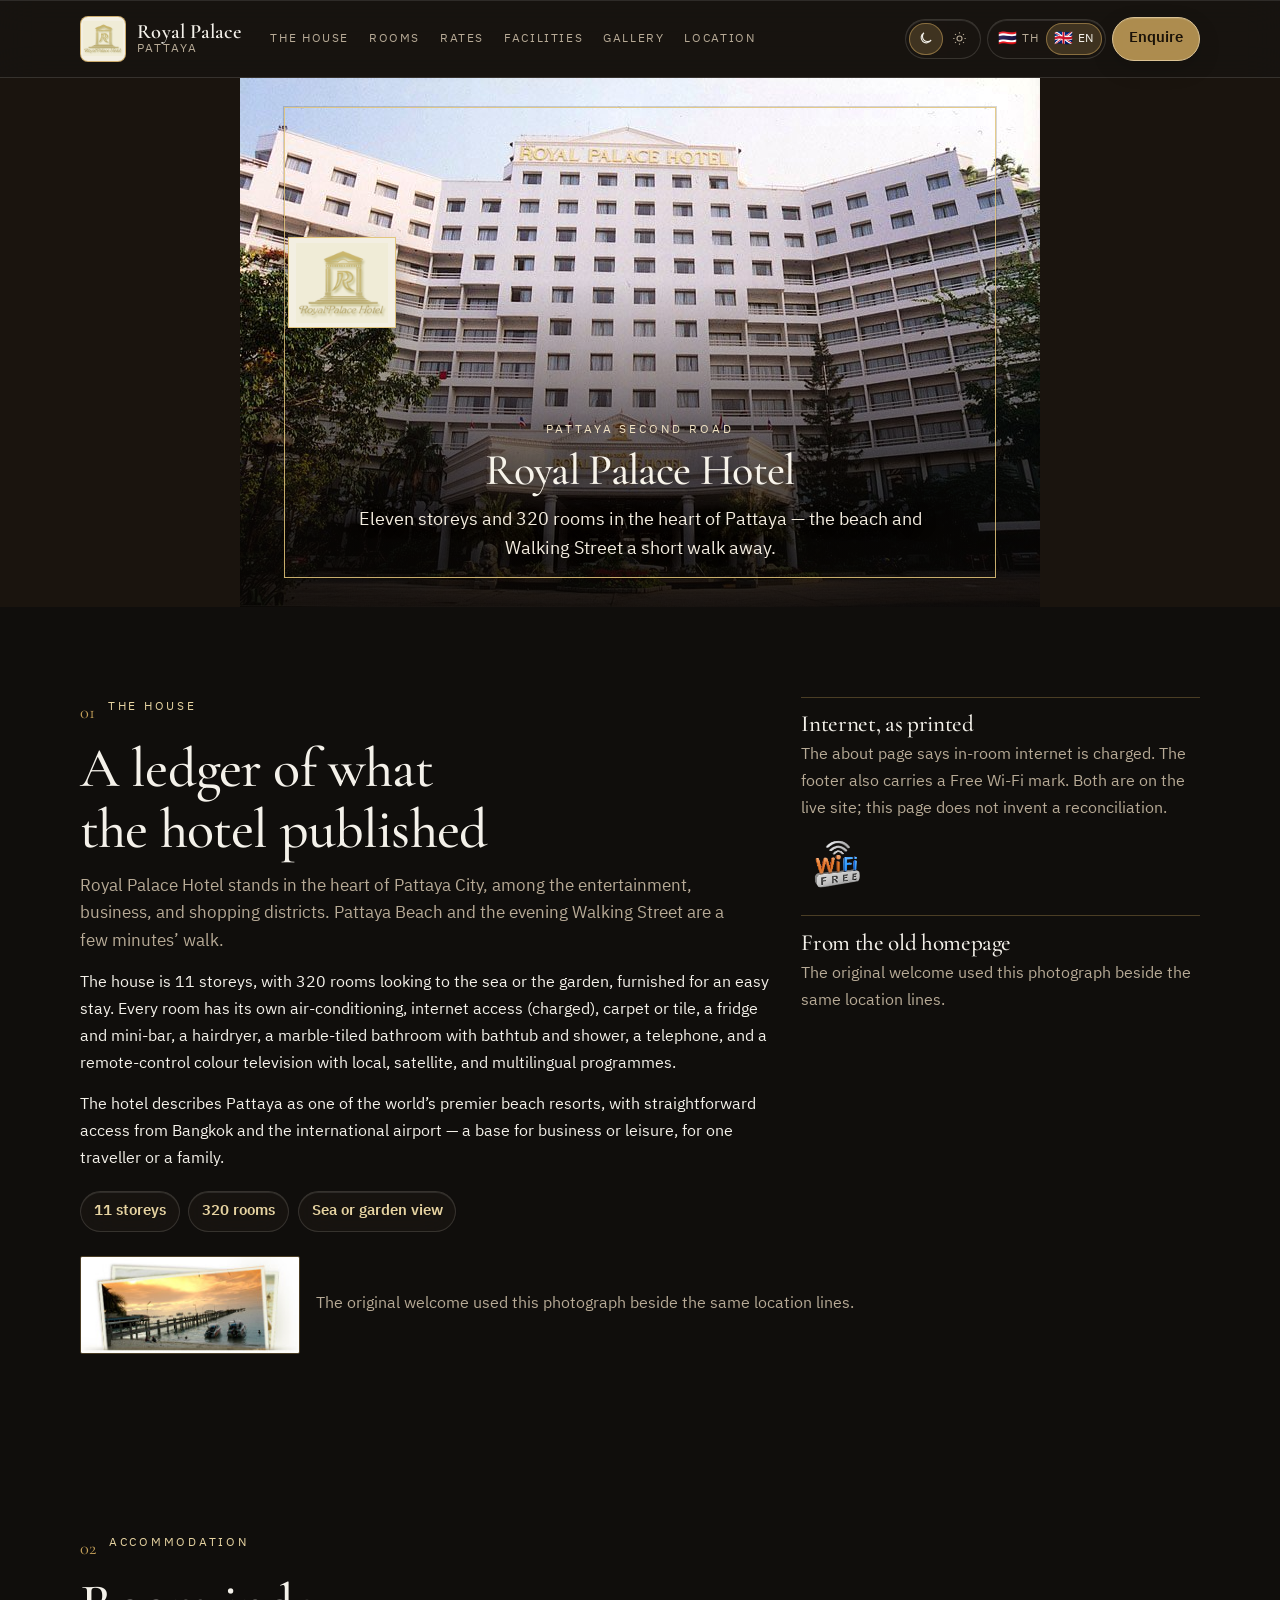
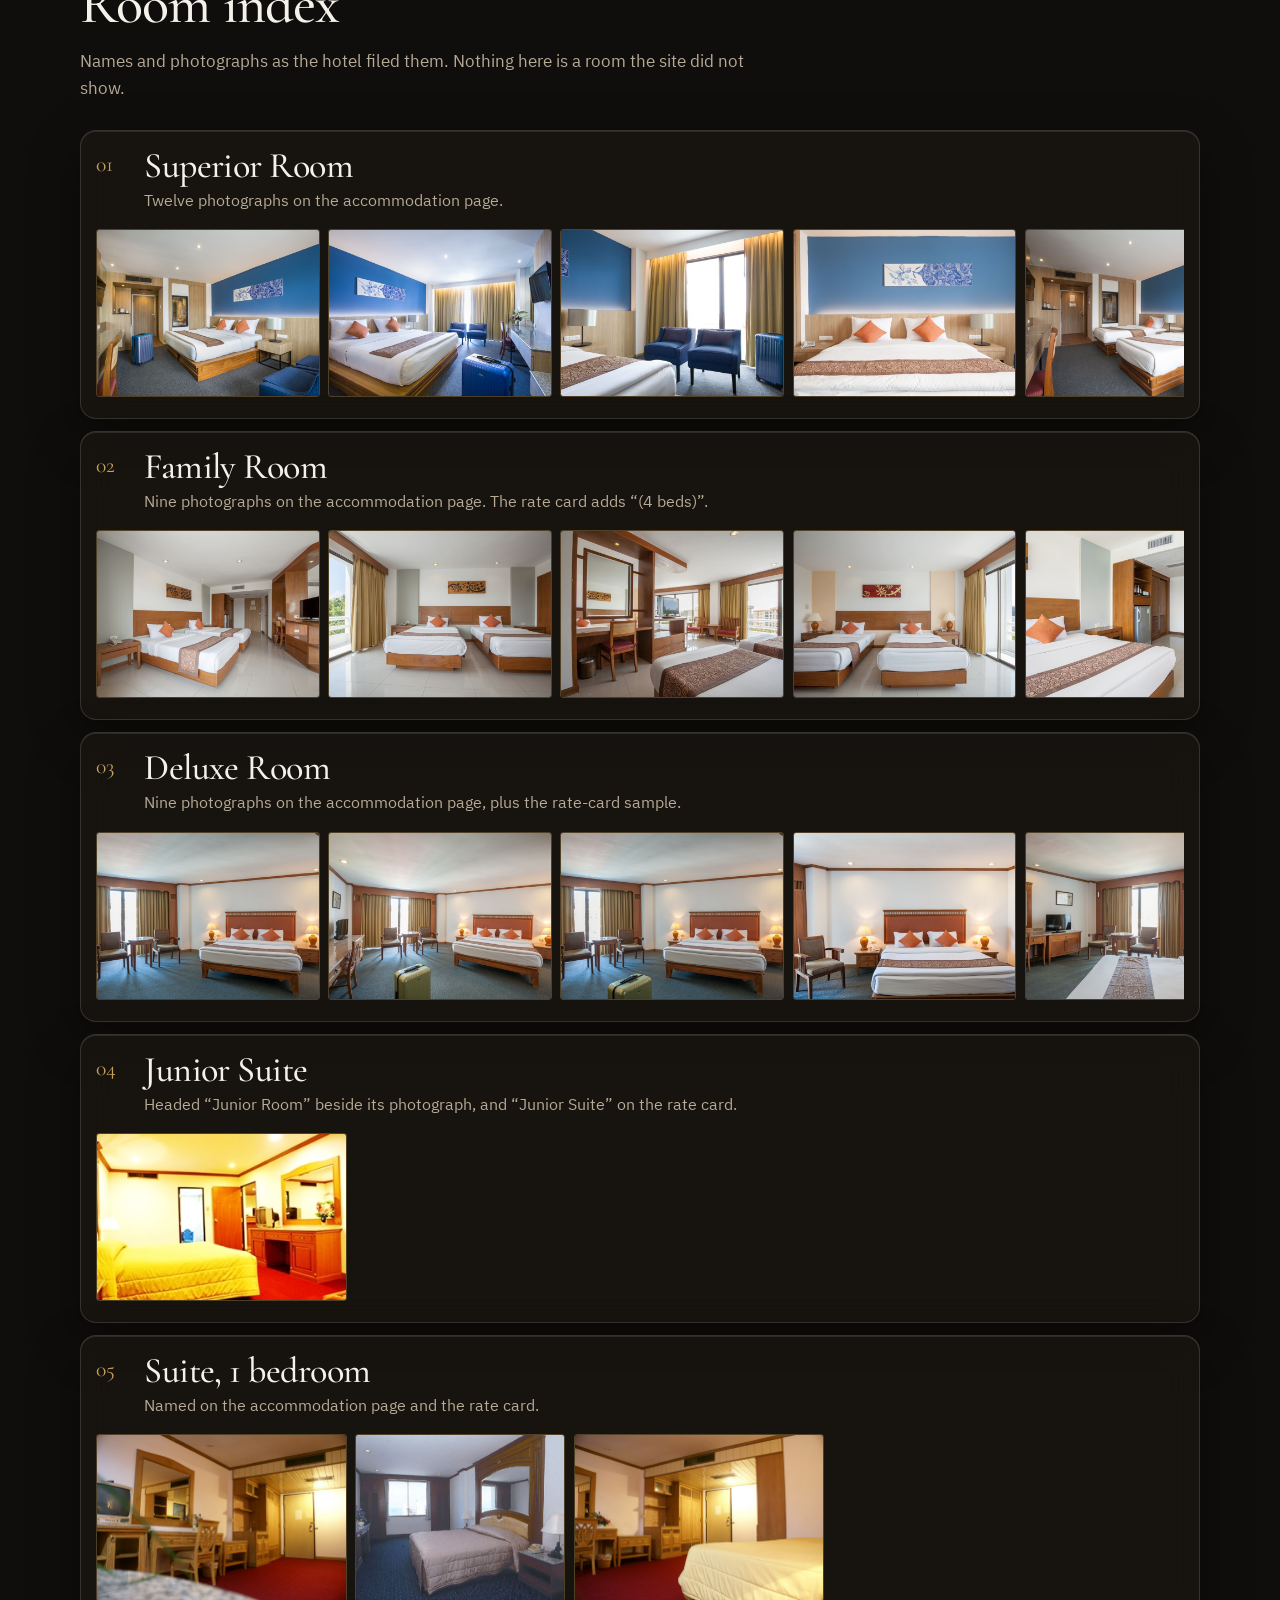
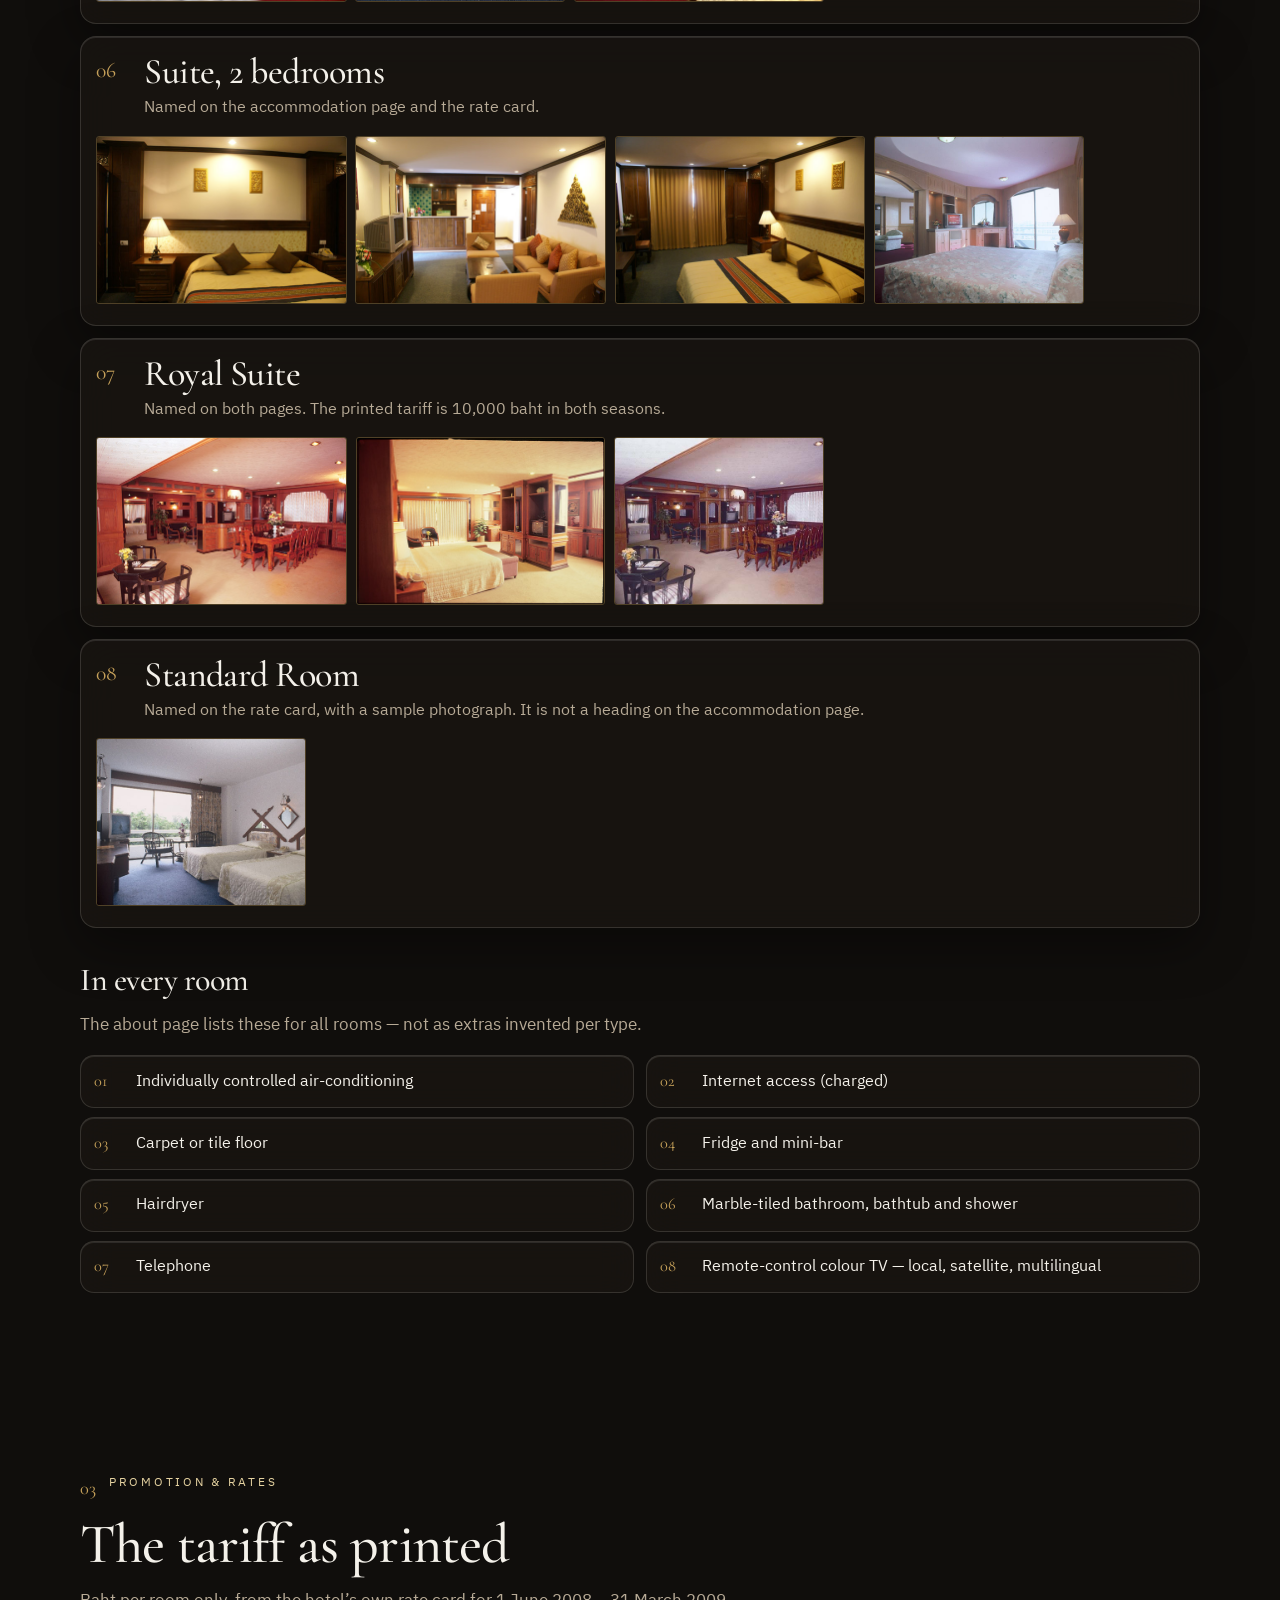
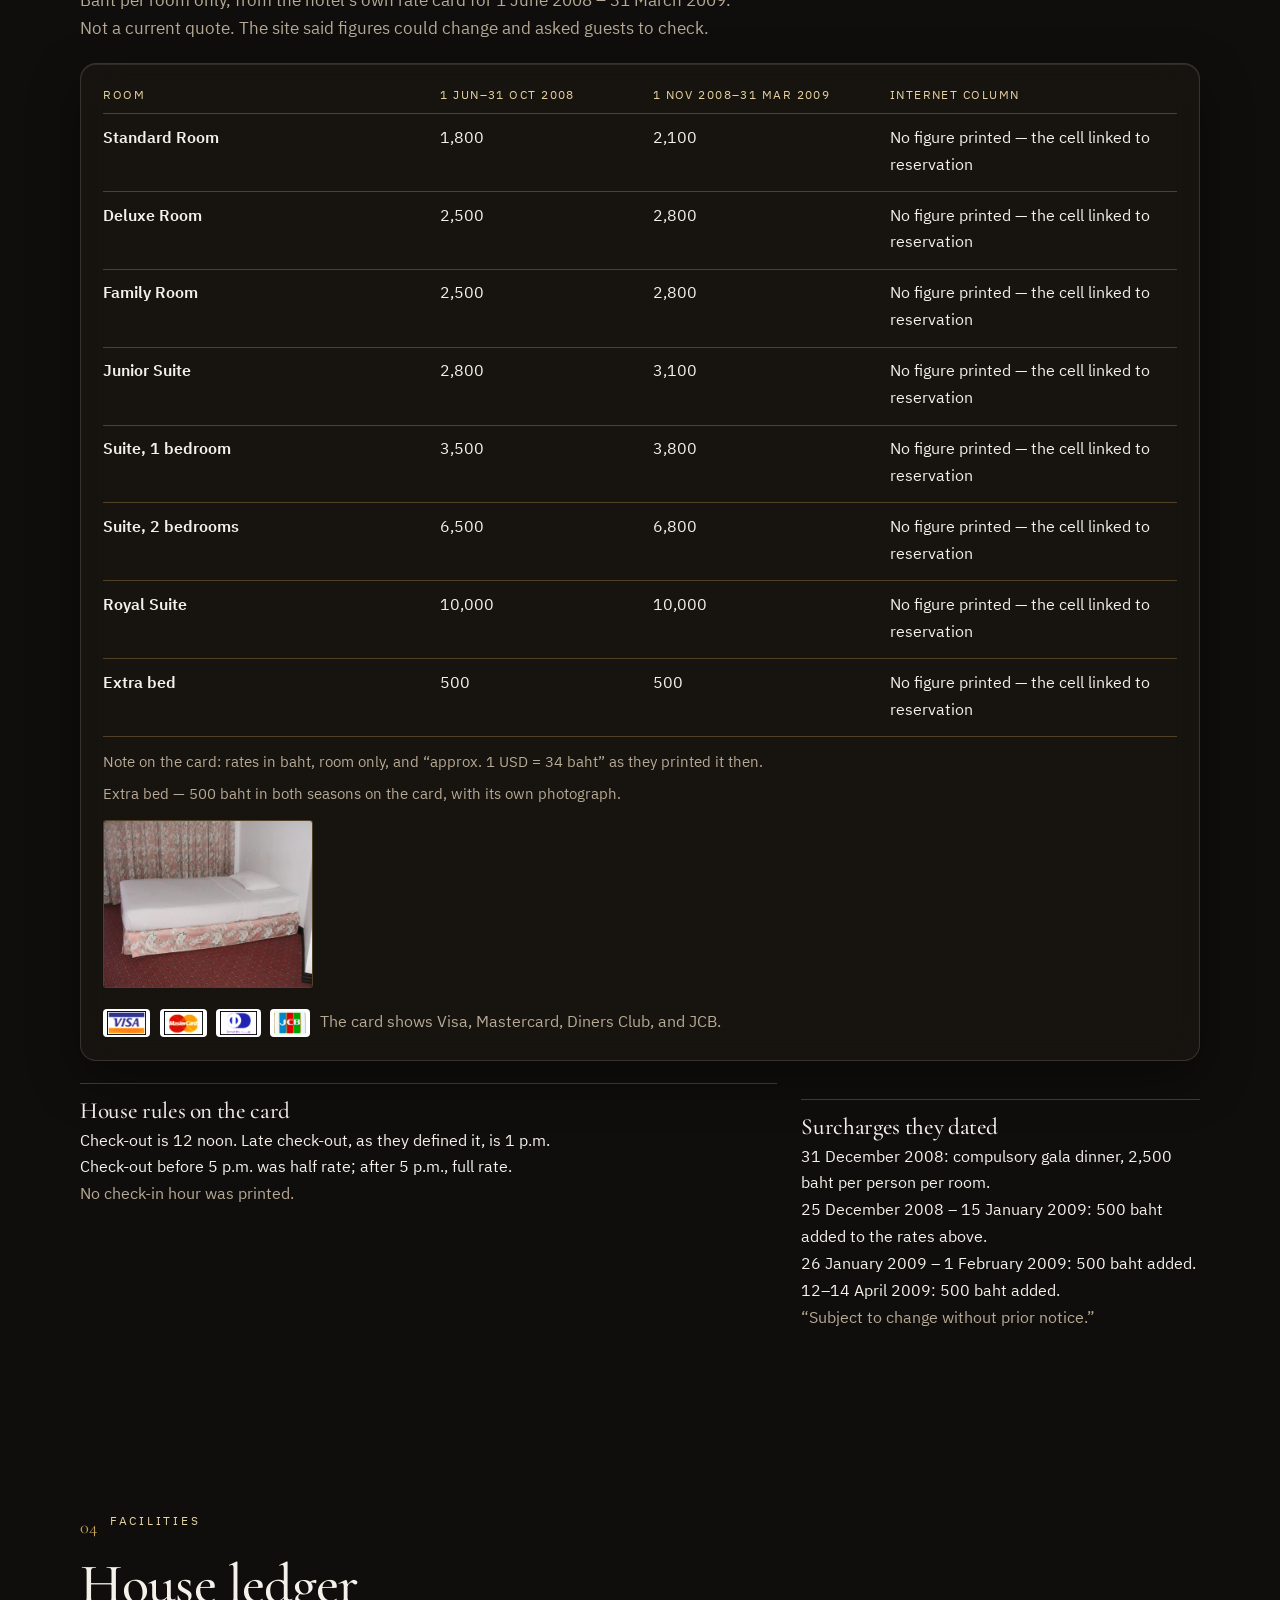
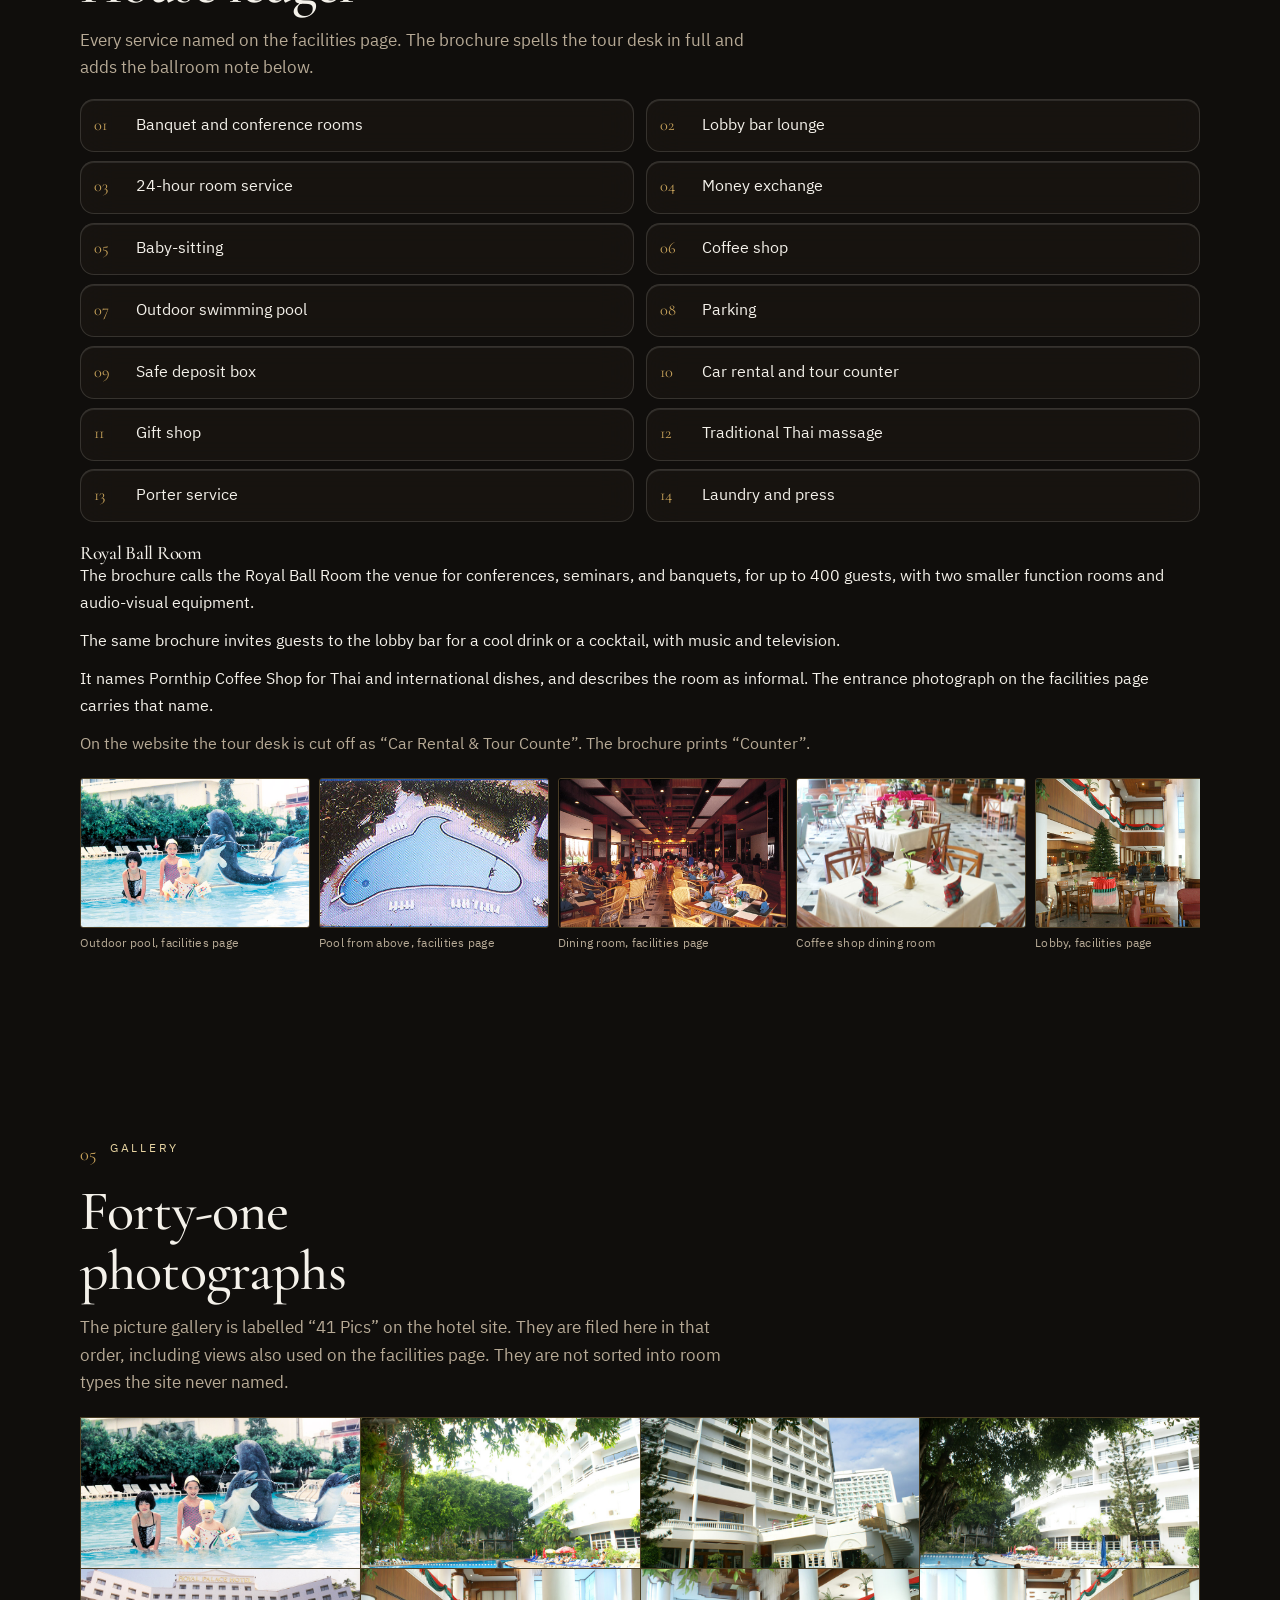
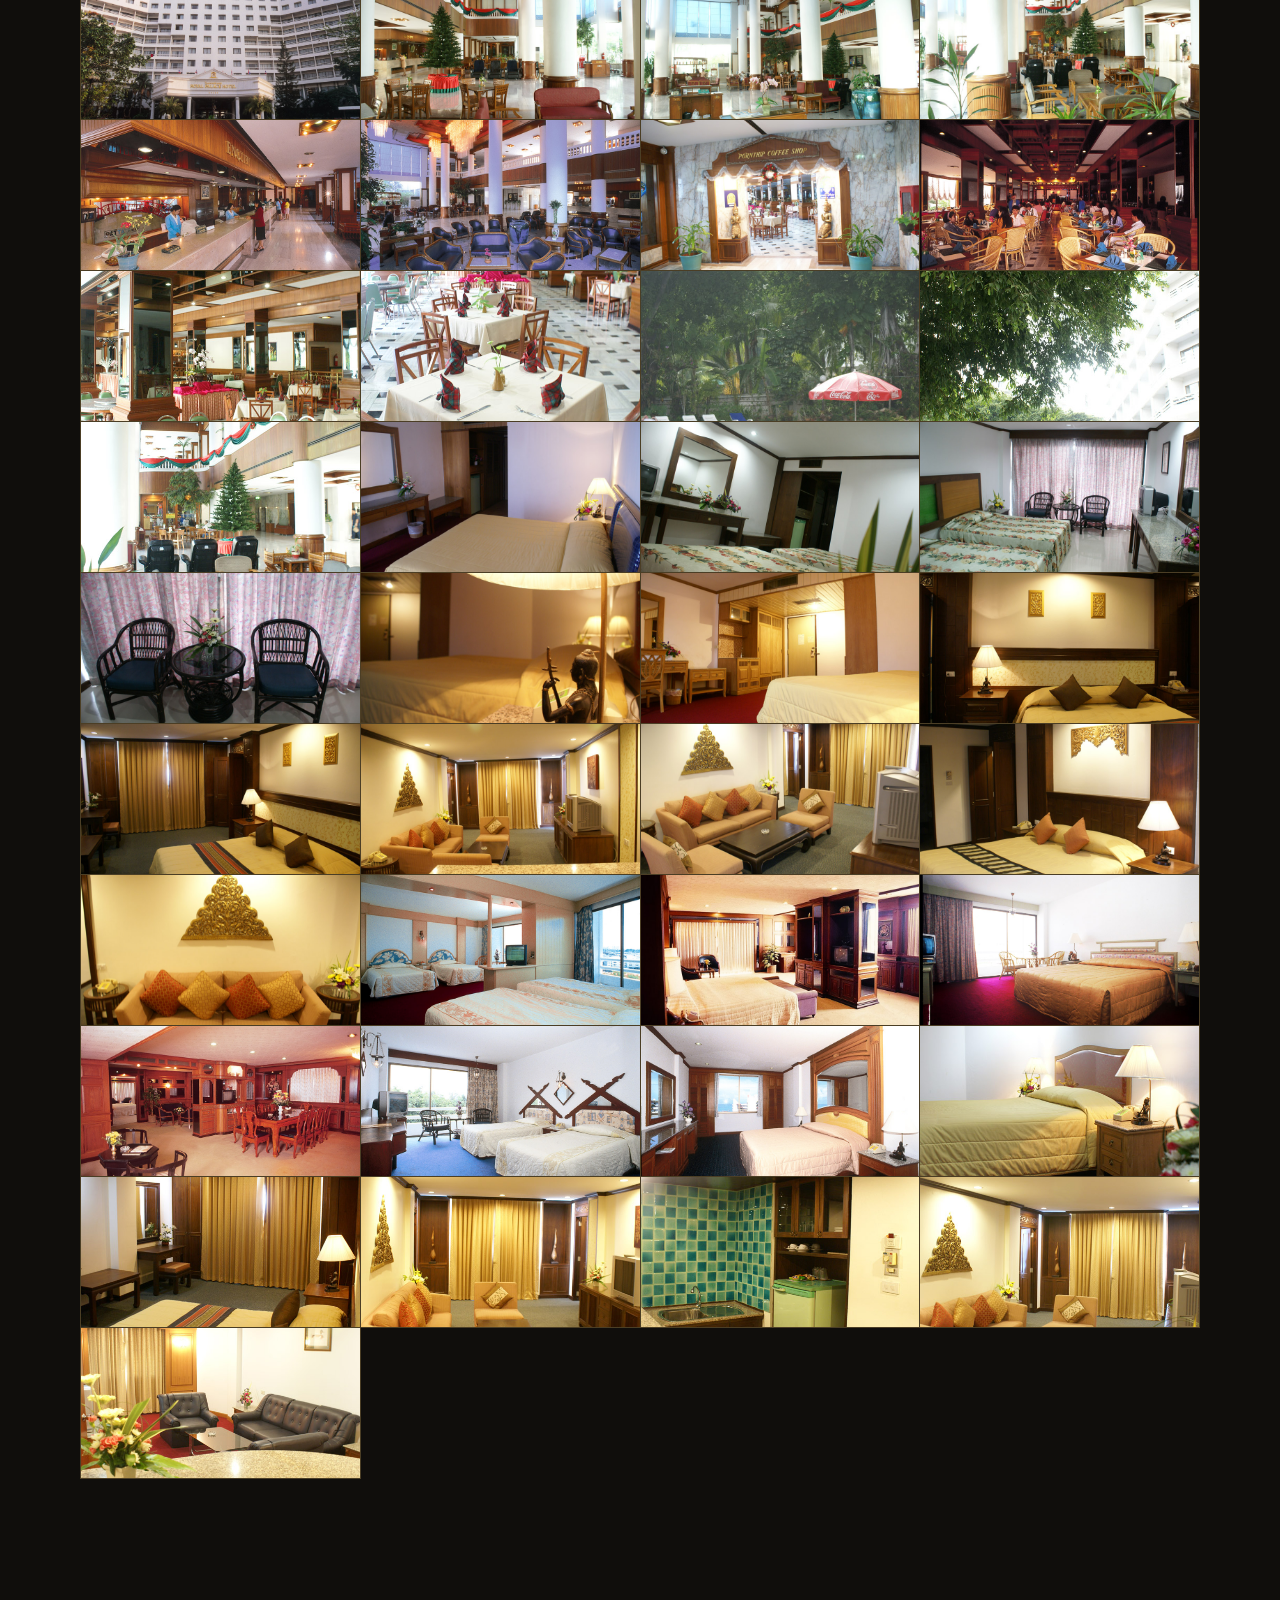
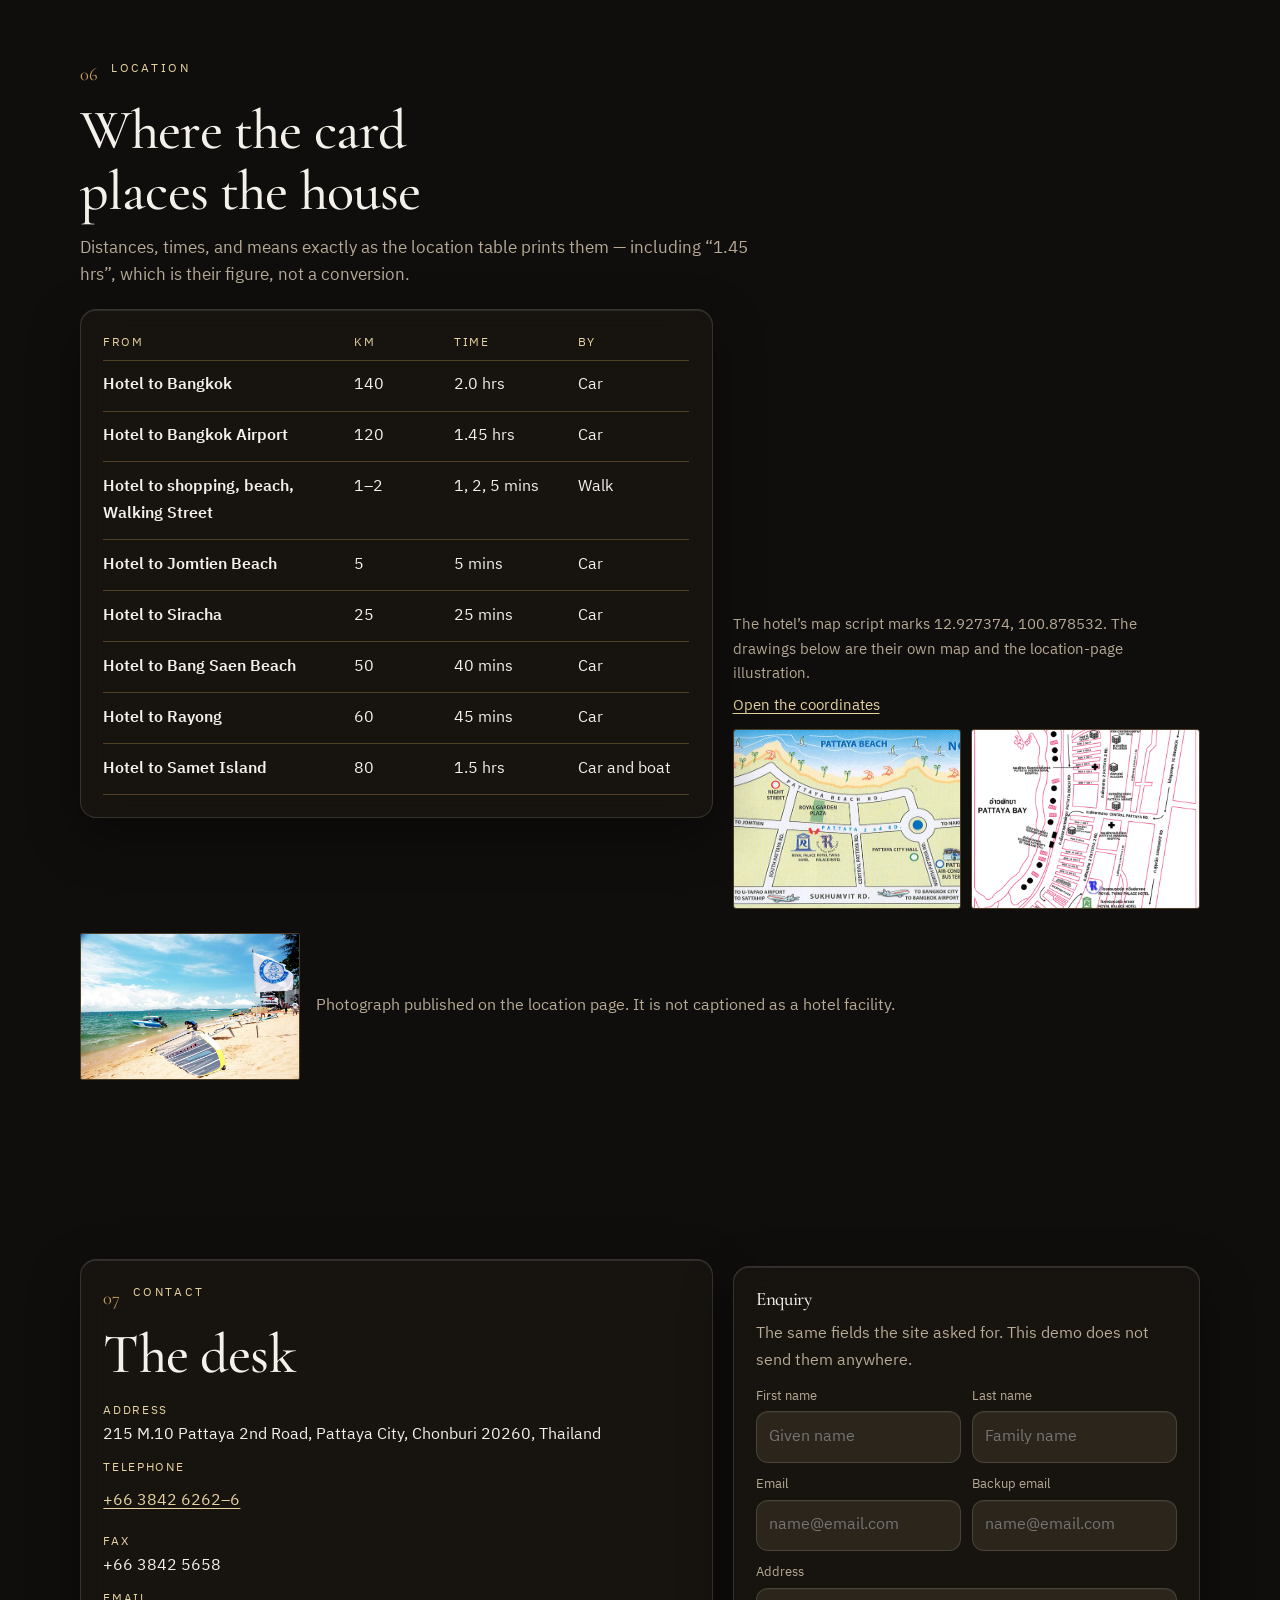
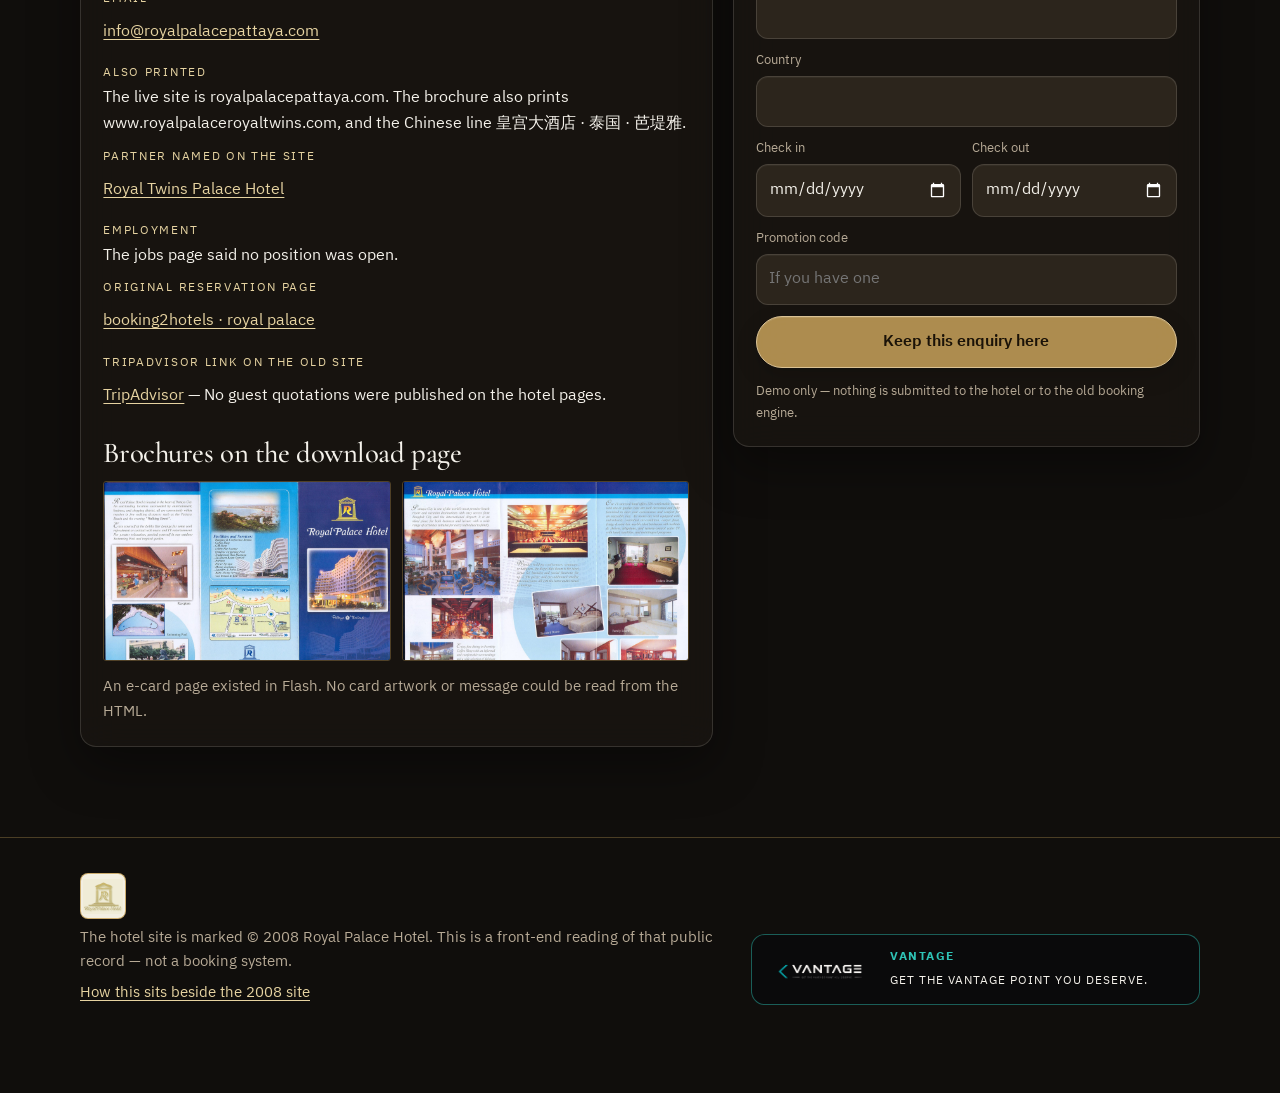
<file: index.html>
<!DOCTYPE html>
<html lang="en" data-theme="dark">
<head>
  <meta name="robots" content="noindex,nofollow,noarchive">
  <meta charset="UTF-8" />
  <meta name="viewport" content="width=device-width, initial-scale=1, viewport-fit=cover" />
  <script>
    (function () {
      try {
        var t = localStorage.getItem("pattaya-demo-theme");
        if (t !== "light" && t !== "dark") t = "dark";
        document.documentElement.setAttribute("data-theme", t);
        document.documentElement.style.colorScheme = t;
        var l = localStorage.getItem("pattaya-demo-lang");
        if (l !== "th" && l !== "en") {
          var n = (navigator.languages && navigator.languages[0]) || navigator.language || "en";
          l = String(n).toLowerCase().indexOf("th") === 0 ? "th" : "en";
        }
        document.documentElement.lang = l;
      } catch (e) {
        document.documentElement.setAttribute("data-theme", "dark");
        document.documentElement.style.colorScheme = "dark";
      }
    })();
  </script>
  <meta name="color-scheme" content="dark light" />
  <title>Royal Palace Hotel Pattaya</title>
  <meta name="description" content="Royal Palace Hotel, 215 M.10 Pattaya 2nd Road — 11 storeys, 320 rooms, a short walk from Pattaya Beach and Walking Street." />
  <link rel="icon" href="images/brand/logo.gif" />
  <link rel="preconnect" href="https://fonts.googleapis.com" />
  <link rel="preconnect" href="https://fonts.gstatic.com" crossorigin />
  <link href="https://fonts.googleapis.com/css2?family=Cormorant+Garamond:ital,wght@0,500;0,600;0,700;1,500&family=IBM+Plex+Sans+Thai:wght@400;500;600&family=Noto+Serif+Thai:wght@500;600;700&display=swap" rel="stylesheet" />
  <link rel="stylesheet" href="styles.css" />
  <noscript><style>html body{visibility:visible}</style></noscript>
</head>
<body>
  <div id="themeLive" class="sr-only" aria-live="polite"></div>
  <a class="sr-only" href="#record">Skip to content</a>

  <header class="site-header">
    <div class="nav">
      <a class="brand" href="#top" data-i18n-aria="aria.home" aria-label="Royal Palace Hotel home">
        <span class="brand-seal"><img src="images/brand/logo.gif" alt="" width="116" height="101" data-i18n-alt="seal.alt" /></span>
        <span class="brand-name">
          <strong data-i18n="brand.name">Royal Palace</strong>
          <span data-i18n="brand.place">Pattaya</span>
        </span>
      </a>
      <nav class="nav-links" data-i18n-aria="aria.nav" aria-label="Primary">
        <a href="#record" data-i18n="nav.record">The house</a>
        <a href="#rooms" data-i18n="nav.rooms">Rooms</a>
        <a href="#rates" data-i18n="nav.rates">Rates</a>
        <a href="#facilities" data-i18n="nav.facilities">Facilities</a>
        <a href="#gallery" data-i18n="nav.gallery">Gallery</a>
        <a href="#location" data-i18n="nav.location">Location</a>
      </nav>
      <div class="header-tools">
        <div class="theme-switch theme-switch--header" role="group" data-i18n-aria="theme.appearance" aria-label="Appearance">
          <button type="button" class="theme-btn" data-theme-set="dark" aria-pressed="true" data-i18n-aria="theme.dark" aria-label="Dark">
            <svg class="theme-btn__icon" width="15" height="15" viewBox="0 0 24 24" aria-hidden="true" fill="none" stroke="currentColor" stroke-width="1.8"><path d="M21 14.5A8.5 8.5 0 1 1 9.5 3 7 7 0 0 0 21 14.5z"/></svg>
            <span class="theme-btn__text" data-i18n="theme.dark">Dark</span>
          </button>
          <button type="button" class="theme-btn" data-theme-set="light" aria-pressed="false" data-i18n-aria="theme.light" aria-label="Light">
            <svg class="theme-btn__icon" width="15" height="15" viewBox="0 0 24 24" aria-hidden="true" fill="none" stroke="currentColor" stroke-width="1.8"><circle cx="12" cy="12" r="4"/><path d="M12 2v2M12 20v2M4.9 4.9l1.4 1.4M17.7 17.7l1.4 1.4M2 12h2M20 12h2M4.9 19.1l1.4-1.4M17.7 6.3l1.4-1.4"/></svg>
            <span class="theme-btn__text" data-i18n="theme.light">Light</span>
          </button>
        </div>
        <div class="lang-switch" role="group" data-i18n-aria="aria.lang" aria-label="Language">
          <button type="button" data-lang="th" aria-pressed="false" title="ไทย"><span class="flag" aria-hidden="true">🇹🇭</span> TH</button>
          <button type="button" data-lang="en" aria-pressed="true" title="English"><span class="flag" aria-hidden="true">🇬🇧</span> EN</button>
        </div>
        <a class="btn btn-primary nav-cta" href="#contact" data-i18n="nav.enquire">Enquire</a>
      </div>
      <button class="menu-btn" id="menuBtn" type="button" aria-expanded="false" aria-controls="mobileNav" data-i18n-aria="aria.menu" aria-label="Open menu">
        <span class="menu-btn__bars" aria-hidden="true"><span></span><span></span><span></span></span>
      </button>
    </div>
  </header>

  <div class="menu-scrim" id="menuScrim"></div>
  <aside class="mobile-nav" id="mobileNav" role="dialog" aria-modal="true" aria-hidden="true" data-i18n-aria="aria.dialog" aria-label="Menu">
    <div class="mobile-nav__top">
      <span class="brand-seal"><img src="images/brand/logo.gif" alt="" width="116" height="101" /></span>
      <button type="button" class="btn btn-ghost mobile-nav__close" data-i18n="menu.close">Close</button>
    </div>
    <nav class="mobile-nav__links">
      <a href="#record"><em>01</em> <span data-i18n="nav.record">The house</span></a>
      <a href="#rooms"><em>02</em> <span data-i18n="nav.rooms">Rooms</span></a>
      <a href="#rates"><em>03</em> <span data-i18n="nav.rates">Rates</span></a>
      <a href="#facilities"><em>04</em> <span data-i18n="nav.facilities">Facilities</span></a>
      <a href="#gallery"><em>05</em> <span data-i18n="nav.gallery">Gallery</span></a>
      <a href="#location"><em>06</em> <span data-i18n="nav.location">Location</span></a>
      <a href="compare.html"><em>07</em> <span data-i18n="nav.compare">Before &amp; after</span></a>
    </nav>
    <div class="mobile-nav__foot">
      <div class="mobile-nav__tools">
        <div class="lang-switch" role="group" data-i18n-aria="aria.lang" aria-label="Language">
          <button type="button" data-lang="th" aria-pressed="false">🇹🇭 TH</button>
          <button type="button" data-lang="en" aria-pressed="true">🇬🇧 EN</button>
        </div>
        <div class="theme-switch theme-switch--sheet" role="group" data-i18n-aria="theme.appearance" aria-label="Appearance">
          <span class="theme-switch__label" data-i18n="theme.appearance">Appearance</span>
          <button type="button" data-theme-set="dark" aria-pressed="true" data-i18n-aria="theme.dark" aria-label="Dark">
            <svg width="15" height="15" viewBox="0 0 24 24" aria-hidden="true" fill="none" stroke="currentColor" stroke-width="1.8"><path d="M21 14.5A8.5 8.5 0 1 1 9.5 3 7 7 0 0 0 21 14.5z"/></svg>
          </button>
          <button type="button" data-theme-set="light" aria-pressed="false" data-i18n-aria="theme.light" aria-label="Light">
            <svg width="15" height="15" viewBox="0 0 24 24" aria-hidden="true" fill="none" stroke="currentColor" stroke-width="1.8"><circle cx="12" cy="12" r="4"/><path d="M12 2v2M12 20v2M4.9 4.9l1.4 1.4M17.7 17.7l1.4 1.4M2 12h2M20 12h2M4.9 19.1l1.4-1.4M17.7 6.3l1.4-1.4"/></svg>
          </button>
        </div>
      </div>
      <a class="btn btn-primary sheet-cta" href="#contact" data-i18n="nav.enquire">Enquire</a>
    </div>
  </aside>

  <main id="top">
    <section class="hero" aria-label="Royal Palace Hotel">
      <div class="hero-frame">
        <img class="hero-photo" src="images/hero.jpg" alt="" data-i18n-alt="hero.alt" />
        <div class="hero-line" aria-hidden="true"></div>
        <div class="hero-seal">
          <img src="images/brand/logo.gif" alt="" width="116" height="101" data-i18n-alt="seal.alt" />
        </div>
        <div class="hero-caption">
          <p class="eyebrow" data-i18n="hero.eyebrow">Pattaya Second Road</p>
          <h1 data-i18n-html="hero.title">Royal Palace Hotel</h1>
          <p class="sub" data-i18n="hero.sub"></p>
        </div>
      </div>
    </section>

    <section class="section" id="record">
      <div class="container record-grid">
        <div class="prose">
          <p class="kicker"><i>01</i> <span data-i18n="record.kicker">The house</span></p>
          <h2 data-i18n="record.title">A ledger of what the hotel published</h2>
          <p class="lead" data-i18n="record.p1"></p>
          <p data-i18n="record.p2"></p>
          <p data-i18n="record.p3"></p>
          <div class="chips">
            <span class="chip"><b data-i18n="chip.storeys">11 storeys</b></span>
            <span class="chip"><b data-i18n="chip.rooms">320 rooms</b></span>
            <span class="chip"><b data-i18n="chip.view">Sea or garden view</b></span>
          </div>
        </div>
        <div>
          <div class="aside-note">
            <h3 data-i18n="note.wifi.title"></h3>
            <p class="muted" data-i18n="note.wifi"></p>
            <p style="margin-top:.6rem"><img src="images/brand/freewifi.png" alt="Free Wi-Fi" width="72" height="67" style="width:72px" /></p>
          </div>
          <div class="aside-note">
            <h3 data-i18n="note.home.title"></h3>
            <p class="muted" data-i18n="note.home"></p>
          </div>
        </div>
      </div>
      <div class="container home-still">
        <img src="images/pic_home.jpg" alt="" data-i18n-alt="home.alt" />
        <p class="muted" data-i18n="note.home"></p>
      </div>
    </section>

    <section class="section" id="rooms">
      <div class="container">
        <p class="kicker"><i>02</i> <span data-i18n="rooms.kicker">Accommodation</span></p>
        <h2 data-i18n="rooms.title">Room index</h2>
        <p class="lead" data-i18n="rooms.lead"></p>
        <ol class="room-index">

        <li class="room" id="room-superior">
          <div class="room-head">
            <span class="room-no">01</span>
            <div>
              <h3 data-i18n="room.superior">Room</h3>
              <p class="one" data-i18n="room.superior.line"></p>
            </div>
          </div>
          <div class="rail" tabindex="0"><button class="shot" type="button" data-full="images/rooms/superior-1.jpg"><img src="images/rooms/superior-1.jpg" alt="" data-i18n-alt="alt.room" data-n="1"></button>
<button class="shot" type="button" data-full="images/rooms/superior-2.jpg"><img src="images/rooms/superior-2.jpg" alt="" data-i18n-alt="alt.room" data-n="2"></button>
<button class="shot" type="button" data-full="images/rooms/superior-3.jpg"><img src="images/rooms/superior-3.jpg" alt="" data-i18n-alt="alt.room" data-n="3"></button>
<button class="shot" type="button" data-full="images/rooms/superior-4.jpg"><img src="images/rooms/superior-4.jpg" alt="" data-i18n-alt="alt.room" data-n="4"></button>
<button class="shot" type="button" data-full="images/rooms/superior-5.jpg"><img src="images/rooms/superior-5.jpg" alt="" data-i18n-alt="alt.room" data-n="5"></button>
<button class="shot" type="button" data-full="images/rooms/superior-6.jpg"><img src="images/rooms/superior-6.jpg" alt="" data-i18n-alt="alt.room" data-n="6"></button>
<button class="shot" type="button" data-full="images/rooms/superior-7.jpg"><img src="images/rooms/superior-7.jpg" alt="" data-i18n-alt="alt.room" data-n="7"></button>
<button class="shot" type="button" data-full="images/rooms/superior-8.jpg"><img src="images/rooms/superior-8.jpg" alt="" data-i18n-alt="alt.room" data-n="8"></button>
<button class="shot" type="button" data-full="images/rooms/superior-9.jpg"><img src="images/rooms/superior-9.jpg" alt="" data-i18n-alt="alt.room" data-n="9"></button>
<button class="shot" type="button" data-full="images/rooms/superior-10.jpg"><img src="images/rooms/superior-10.jpg" alt="" data-i18n-alt="alt.room" data-n="10"></button>
<button class="shot" type="button" data-full="images/rooms/superior-11.jpg"><img src="images/rooms/superior-11.jpg" alt="" data-i18n-alt="alt.room" data-n="11"></button>
<button class="shot" type="button" data-full="images/rooms/superior-12.jpg"><img src="images/rooms/superior-12.jpg" alt="" data-i18n-alt="alt.room" data-n="12"></button></div>
        </li>

        <li class="room" id="room-family">
          <div class="room-head">
            <span class="room-no">02</span>
            <div>
              <h3 data-i18n="room.family">Room</h3>
              <p class="one" data-i18n="room.family.line"></p>
            </div>
          </div>
          <div class="rail" tabindex="0"><button class="shot" type="button" data-full="images/rooms/family-1.jpg"><img src="images/rooms/family-1.jpg" alt="" data-i18n-alt="alt.room" data-n="1"></button>
<button class="shot" type="button" data-full="images/rooms/family-2.jpg"><img src="images/rooms/family-2.jpg" alt="" data-i18n-alt="alt.room" data-n="2"></button>
<button class="shot" type="button" data-full="images/rooms/family-3.jpg"><img src="images/rooms/family-3.jpg" alt="" data-i18n-alt="alt.room" data-n="3"></button>
<button class="shot" type="button" data-full="images/rooms/family-4.jpg"><img src="images/rooms/family-4.jpg" alt="" data-i18n-alt="alt.room" data-n="4"></button>
<button class="shot" type="button" data-full="images/rooms/family-5.jpg"><img src="images/rooms/family-5.jpg" alt="" data-i18n-alt="alt.room" data-n="5"></button>
<button class="shot" type="button" data-full="images/rooms/family-6.jpg"><img src="images/rooms/family-6.jpg" alt="" data-i18n-alt="alt.room" data-n="6"></button>
<button class="shot" type="button" data-full="images/rooms/family-7.jpg"><img src="images/rooms/family-7.jpg" alt="" data-i18n-alt="alt.room" data-n="7"></button>
<button class="shot" type="button" data-full="images/rooms/family-8.jpg"><img src="images/rooms/family-8.jpg" alt="" data-i18n-alt="alt.room" data-n="8"></button>
<button class="shot" type="button" data-full="images/rooms/family-9.jpg"><img src="images/rooms/family-9.jpg" alt="" data-i18n-alt="alt.room" data-n="9"></button>
<button class="shot" type="button" data-full="images/rooms/legacy-b_rfamily1.jpg"><img src="images/rooms/legacy-b_rfamily1.jpg" alt="" data-i18n-alt="alt.room" data-n="10"></button></div>
        </li>

        <li class="room" id="room-deluxe">
          <div class="room-head">
            <span class="room-no">03</span>
            <div>
              <h3 data-i18n="room.deluxe">Room</h3>
              <p class="one" data-i18n="room.deluxe.line"></p>
            </div>
          </div>
          <div class="rail" tabindex="0"><button class="shot" type="button" data-full="images/rooms/deluxe-1.jpg"><img src="images/rooms/deluxe-1.jpg" alt="" data-i18n-alt="alt.room" data-n="1"></button>
<button class="shot" type="button" data-full="images/rooms/deluxe-2.jpg"><img src="images/rooms/deluxe-2.jpg" alt="" data-i18n-alt="alt.room" data-n="2"></button>
<button class="shot" type="button" data-full="images/rooms/deluxe-3.jpg"><img src="images/rooms/deluxe-3.jpg" alt="" data-i18n-alt="alt.room" data-n="3"></button>
<button class="shot" type="button" data-full="images/rooms/deluxe-4.jpg"><img src="images/rooms/deluxe-4.jpg" alt="" data-i18n-alt="alt.room" data-n="4"></button>
<button class="shot" type="button" data-full="images/rooms/deluxe-5.jpg"><img src="images/rooms/deluxe-5.jpg" alt="" data-i18n-alt="alt.room" data-n="5"></button>
<button class="shot" type="button" data-full="images/rooms/deluxe-6.jpg"><img src="images/rooms/deluxe-6.jpg" alt="" data-i18n-alt="alt.room" data-n="6"></button>
<button class="shot" type="button" data-full="images/rooms/deluxe-7.jpg"><img src="images/rooms/deluxe-7.jpg" alt="" data-i18n-alt="alt.room" data-n="7"></button>
<button class="shot" type="button" data-full="images/rooms/deluxe-8.jpg"><img src="images/rooms/deluxe-8.jpg" alt="" data-i18n-alt="alt.room" data-n="8"></button>
<button class="shot" type="button" data-full="images/rooms/deluxe-9.jpg"><img src="images/rooms/deluxe-9.jpg" alt="" data-i18n-alt="alt.room" data-n="9"></button>
<button class="shot" type="button" data-full="images/rooms/legacy-b_deluxeroom1.jpg"><img src="images/rooms/legacy-b_deluxeroom1.jpg" alt="" data-i18n-alt="alt.room" data-n="10"></button></div>
        </li>

        <li class="room" id="room-junior">
          <div class="room-head">
            <span class="room-no">04</span>
            <div>
              <h3 data-i18n="room.junior">Room</h3>
              <p class="one" data-i18n="room.junior.line"></p>
            </div>
          </div>
          <div class="rail" tabindex="0"><button class="shot" type="button" data-full="images/rooms/junior-1.jpg"><img src="images/rooms/junior-1.jpg" alt="" data-i18n-alt="alt.room" data-n="1"></button></div>
        </li>

        <li class="room" id="room-s1">
          <div class="room-head">
            <span class="room-no">05</span>
            <div>
              <h3 data-i18n="room.s1">Room</h3>
              <p class="one" data-i18n="room.s1.line"></p>
            </div>
          </div>
          <div class="rail" tabindex="0"><button class="shot" type="button" data-full="images/rooms/legacy-b_1bed1.jpg"><img src="images/rooms/legacy-b_1bed1.jpg" alt="" data-i18n-alt="alt.room" data-n="1"></button>
<button class="shot" type="button" data-full="images/rooms/legacy-b_rsuiteonebed2.jpg"><img src="images/rooms/legacy-b_rsuiteonebed2.jpg" alt="" data-i18n-alt="alt.room" data-n="2"></button>
<button class="shot" type="button" data-full="images/rooms/legacy-p_1bed3.jpg"><img src="images/rooms/legacy-p_1bed3.jpg" alt="" data-i18n-alt="alt.room" data-n="3"></button></div>
        </li>

        <li class="room" id="room-s2">
          <div class="room-head">
            <span class="room-no">06</span>
            <div>
              <h3 data-i18n="room.s2">Room</h3>
              <p class="one" data-i18n="room.s2.line"></p>
            </div>
          </div>
          <div class="rail" tabindex="0"><button class="shot" type="button" data-full="images/rooms/legacy-b_2bed1.jpg"><img src="images/rooms/legacy-b_2bed1.jpg" alt="" data-i18n-alt="alt.room" data-n="1"></button>
<button class="shot" type="button" data-full="images/rooms/legacy-b_2bed2.jpg"><img src="images/rooms/legacy-b_2bed2.jpg" alt="" data-i18n-alt="alt.room" data-n="2"></button>
<button class="shot" type="button" data-full="images/rooms/legacy-b_2bed3.jpg"><img src="images/rooms/legacy-b_2bed3.jpg" alt="" data-i18n-alt="alt.room" data-n="3"></button>
<button class="shot" type="button" data-full="images/rooms/legacy-b_roomsuitetwobeds1.jpg"><img src="images/rooms/legacy-b_roomsuitetwobeds1.jpg" alt="" data-i18n-alt="alt.room" data-n="4"></button></div>
        </li>

        <li class="room" id="room-royal">
          <div class="room-head">
            <span class="room-no">07</span>
            <div>
              <h3 data-i18n="room.royal">Room</h3>
              <p class="one" data-i18n="room.royal.line"></p>
            </div>
          </div>
          <div class="rail" tabindex="0"><button class="shot" type="button" data-full="images/rooms/legacy-b_royal1.jpg"><img src="images/rooms/legacy-b_royal1.jpg" alt="" data-i18n-alt="alt.room" data-n="1"></button>
<button class="shot" type="button" data-full="images/rooms/legacy-b_royal2.jpg"><img src="images/rooms/legacy-b_royal2.jpg" alt="" data-i18n-alt="alt.room" data-n="2"></button>
<button class="shot" type="button" data-full="images/rooms/legacy-b_roomroyalsuite1.jpg"><img src="images/rooms/legacy-b_roomroyalsuite1.jpg" alt="" data-i18n-alt="alt.room" data-n="3"></button></div>
        </li>

        <li class="room" id="room-standard">
          <div class="room-head">
            <span class="room-no">08</span>
            <div>
              <h3 data-i18n="room.standard">Room</h3>
              <p class="one" data-i18n="room.standard.line"></p>
            </div>
          </div>
          <div class="rail" tabindex="0"><button class="shot" type="button" data-full="images/rooms/legacy-b_rstandardtw1.jpg"><img src="images/rooms/legacy-b_rstandardtw1.jpg" alt="" data-i18n-alt="alt.room" data-n="1"></button></div>
        </li>
        </ol>
        <h3 class="display" style="margin-top:2.2rem;font-size:2rem" data-i18n="fittings.title">In every room</h3>
        <p class="lead" data-i18n="fittings.lead"></p>
        <ul class="fittings">
<li><span class="num">01</span><span data-i18n="fit.ac"></span></li>
<li><span class="num">02</span><span data-i18n="fit.net"></span></li>
<li><span class="num">03</span><span data-i18n="fit.floor"></span></li>
<li><span class="num">04</span><span data-i18n="fit.bar"></span></li>
<li><span class="num">05</span><span data-i18n="fit.dry"></span></li>
<li><span class="num">06</span><span data-i18n="fit.bath"></span></li>
<li><span class="num">07</span><span data-i18n="fit.tel"></span></li>
<li><span class="num">08</span><span data-i18n="fit.tv"></span></li>
        </ul>
      </div>
    </section>

    <section class="section" id="rates">
      <div class="container">
        <p class="kicker"><i>03</i> <span data-i18n="rates.kicker">Promotion &amp; rates</span></p>
        <h2 data-i18n="rates.title">The tariff as printed</h2>
        <p class="lead" data-i18n="rates.lead"></p>
        <div class="glass-card" style="margin-top:1.2rem">
          <div class="rate-head">
            <span data-i18n="rates.h.type">Room</span>
            <span data-i18n="rates.h.low"></span>
            <span data-i18n="rates.h.high"></span>
            <span data-i18n="rates.h.net"></span>
          </div>
<div class="rate-row">
      <strong class="span" data-i18n="room.standard"></strong>
      <span>1,800</span><span>2,100</span>
      <span data-i18n="rates.net"></span>
    </div>
<div class="rate-row">
      <strong class="span" data-i18n="room.deluxe"></strong>
      <span>2,500</span><span>2,800</span>
      <span data-i18n="rates.net"></span>
    </div>
<div class="rate-row">
      <strong class="span" data-i18n="room.family"></strong>
      <span>2,500</span><span>2,800</span>
      <span data-i18n="rates.net"></span>
    </div>
<div class="rate-row">
      <strong class="span" data-i18n="room.junior"></strong>
      <span>2,800</span><span>3,100</span>
      <span data-i18n="rates.net"></span>
    </div>
<div class="rate-row">
      <strong class="span" data-i18n="room.s1"></strong>
      <span>3,500</span><span>3,800</span>
      <span data-i18n="rates.net"></span>
    </div>
<div class="rate-row">
      <strong class="span" data-i18n="room.s2"></strong>
      <span>6,500</span><span>6,800</span>
      <span data-i18n="rates.net"></span>
    </div>
<div class="rate-row">
      <strong class="span" data-i18n="room.royal"></strong>
      <span>10,000</span><span>10,000</span>
      <span data-i18n="rates.net"></span>
    </div>
<div class="rate-row">
      <strong class="span" data-i18n="rates.extra"></strong>
      <span>500</span><span>500</span>
      <span data-i18n="rates.net"></span>
    </div>
          <p class="fine" data-i18n="rates.note"></p>
          <p class="fine"><span data-i18n="rates.extra"></span> — <span data-i18n="rates.extra.line"></span></p>
          <div class="rail" style="margin-top:.8rem">
<button class="shot" type="button" data-full="images/rooms/legacy-b_extrabed.jpg"><img src="images/rooms/legacy-b_extrabed.jpg" alt="" data-i18n-alt="alt.room" data-n="extra"></button>
          </div>
          <div class="pay-row">
            <img src="images/brand/visa.gif" alt="Visa" />
            <img src="images/brand/mastercard.gif" alt="Mastercard" />
            <img src="images/brand/dinner.gif" alt="Diners Club" />
            <img src="images/brand/scbjcb.gif" alt="JCB" />
            <span class="muted" data-i18n="pay.lead"></span>
          </div>
        </div>
        <div class="record-grid" style="margin-top:1.4rem">
          <div class="aside-note">
            <h3 data-i18n="pol.title"></h3>
            <p data-i18n="pol.1"></p>
            <p data-i18n="pol.2"></p>
            <p class="muted" data-i18n="pol.3"></p>
          </div>
          <div class="aside-note">
            <h3 data-i18n="sur.title"></h3>
            <p data-i18n="sur.1"></p>
            <p data-i18n="sur.2"></p>
            <p data-i18n="sur.3"></p>
            <p data-i18n="sur.4"></p>
            <p class="muted" data-i18n="sur.5"></p>
          </div>
        </div>
      </div>
    </section>

    <section class="section" id="facilities">
      <div class="container">
        <p class="kicker"><i>04</i> <span data-i18n="fac.kicker">Facilities</span></p>
        <h2 data-i18n="fac.title">House ledger</h2>
        <p class="lead" data-i18n="fac.lead"></p>
        <ul class="ledger">
<li><span class="num">01</span><span data-i18n="fac.1"></span></li>
<li><span class="num">02</span><span data-i18n="fac.2"></span></li>
<li><span class="num">03</span><span data-i18n="fac.3"></span></li>
<li><span class="num">04</span><span data-i18n="fac.4"></span></li>
<li><span class="num">05</span><span data-i18n="fac.5"></span></li>
<li><span class="num">06</span><span data-i18n="fac.6"></span></li>
<li><span class="num">07</span><span data-i18n="fac.7"></span></li>
<li><span class="num">08</span><span data-i18n="fac.8"></span></li>
<li><span class="num">09</span><span data-i18n="fac.9"></span></li>
<li><span class="num">10</span><span data-i18n="fac.10"></span></li>
<li><span class="num">11</span><span data-i18n="fac.11"></span></li>
<li><span class="num">12</span><span data-i18n="fac.12"></span></li>
<li><span class="num">13</span><span data-i18n="fac.13"></span></li>
<li><span class="num">14</span><span data-i18n="fac.14"></span></li>
        </ul>
        <div class="prose" style="margin-top:1.3rem">
          <h3 data-i18n="fac.ball.title"></h3>
          <p data-i18n="fac.ball"></p>
          <p style="margin-top:.7rem" data-i18n="fac.lobby"></p>
          <p style="margin-top:.7rem" data-i18n="fac.coffee"></p>
          <p class="muted" style="margin-top:.7rem" data-i18n="fac.counter"></p>
        </div>
        <div class="rail cap-rail">
<button class="shot" type="button" data-full="images/facilities/facilities-1.jpg"><img src="images/facilities/facilities-1.jpg" alt="" data-i18n-alt="alt.gal" data-n="1"><span class="cap" data-i18n="cap.pool"></span></button>
<button class="shot" type="button" data-full="images/facilities/facilities-3.jpg"><img src="images/facilities/facilities-3.jpg" alt="" data-i18n-alt="alt.gal" data-n="2"><span class="cap" data-i18n="cap.pool2"></span></button>
<button class="shot" type="button" data-full="images/facilities/facilities-2.jpg"><img src="images/facilities/facilities-2.jpg" alt="" data-i18n-alt="alt.gal" data-n="3"><span class="cap" data-i18n="cap.dining"></span></button>
<button class="shot" type="button" data-full="images/facilities/facilities-6.jpg"><img src="images/facilities/facilities-6.jpg" alt="" data-i18n-alt="alt.gal" data-n="4"><span class="cap" data-i18n="cap.dining2"></span></button>
<button class="shot" type="button" data-full="images/facilities/facilities-4.jpg"><img src="images/facilities/facilities-4.jpg" alt="" data-i18n-alt="alt.gal" data-n="5"><span class="cap" data-i18n="cap.lobby"></span></button>
<button class="shot" type="button" data-full="images/facilities/facilities-5.jpg"><img src="images/facilities/facilities-5.jpg" alt="" data-i18n-alt="alt.gal" data-n="6"><span class="cap" data-i18n="cap.coffee"></span></button>
<button class="shot" type="button" data-full="images/conference/conference-2.jpg"><img src="images/conference/conference-2.jpg" alt="" data-i18n-alt="alt.gal" data-n="7"><span class="cap" data-i18n="cap.conf"></span></button>
<button class="shot" type="button" data-full="images/conference/conference-3.jpg"><img src="images/conference/conference-3.jpg" alt="" data-i18n-alt="alt.gal" data-n="8"><span class="cap" data-i18n="cap.conf"></span></button>
<button class="shot" type="button" data-full="images/conference/conference-4.jpg"><img src="images/conference/conference-4.jpg" alt="" data-i18n-alt="alt.gal" data-n="9"><span class="cap" data-i18n="cap.conf"></span></button>
<button class="shot" type="button" data-full="images/conference/conference-5.jpg"><img src="images/conference/conference-5.jpg" alt="" data-i18n-alt="alt.gal" data-n="10"><span class="cap" data-i18n="cap.conf"></span></button>
<button class="shot" type="button" data-full="images/conference/conference-6.jpg"><img src="images/conference/conference-6.jpg" alt="" data-i18n-alt="alt.gal" data-n="11"><span class="cap" data-i18n="cap.conf"></span></button>
<button class="shot" type="button" data-full="images/conference/p-conference-1.jpg"><img src="images/conference/p-conference-1.jpg" alt="" data-i18n-alt="alt.gal" data-n="12"><span class="cap" data-i18n="cap.conf"></span></button>
        </div>
      </div>
    </section>

    <section class="section" id="gallery">
      <div class="container">
        <p class="kicker"><i>05</i> <span data-i18n="gal.kicker">Gallery</span></p>
        <h2 data-i18n="gal.title">Forty-one photographs</h2>
        <p class="lead" data-i18n="gal.lead"></p>
        <div class="gallery-index">
<button class="shot" type="button" data-full="images/gallery/accom-001.jpg"><img src="images/gallery/accom-001.jpg" alt="" data-i18n-alt="alt.gal" data-n="1"></button>
<button class="shot" type="button" data-full="images/gallery/accom-002.jpg"><img src="images/gallery/accom-002.jpg" alt="" data-i18n-alt="alt.gal" data-n="2"></button>
<button class="shot" type="button" data-full="images/gallery/accom-003.jpg"><img src="images/gallery/accom-003.jpg" alt="" data-i18n-alt="alt.gal" data-n="3"></button>
<button class="shot" type="button" data-full="images/gallery/accom-004.jpg"><img src="images/gallery/accom-004.jpg" alt="" data-i18n-alt="alt.gal" data-n="4"></button>
<button class="shot" type="button" data-full="images/gallery/accom-005.jpg"><img src="images/gallery/accom-005.jpg" alt="" data-i18n-alt="alt.gal" data-n="5"></button>
<button class="shot" type="button" data-full="images/gallery/accom-006.jpg"><img src="images/gallery/accom-006.jpg" alt="" data-i18n-alt="alt.gal" data-n="6"></button>
<button class="shot" type="button" data-full="images/gallery/accom-007.jpg"><img src="images/gallery/accom-007.jpg" alt="" data-i18n-alt="alt.gal" data-n="7"></button>
<button class="shot" type="button" data-full="images/gallery/accom-008.jpg"><img src="images/gallery/accom-008.jpg" alt="" data-i18n-alt="alt.gal" data-n="8"></button>
<button class="shot" type="button" data-full="images/gallery/accom-009.jpg"><img src="images/gallery/accom-009.jpg" alt="" data-i18n-alt="alt.gal" data-n="9"></button>
<button class="shot" type="button" data-full="images/gallery/accom-010.jpg"><img src="images/gallery/accom-010.jpg" alt="" data-i18n-alt="alt.gal" data-n="10"></button>
<button class="shot" type="button" data-full="images/gallery/accom-011.jpg"><img src="images/gallery/accom-011.jpg" alt="" data-i18n-alt="alt.gal" data-n="11"></button>
<button class="shot" type="button" data-full="images/gallery/accom-012.jpg"><img src="images/gallery/accom-012.jpg" alt="" data-i18n-alt="alt.gal" data-n="12"></button>
<button class="shot" type="button" data-full="images/gallery/accom-013.jpg"><img src="images/gallery/accom-013.jpg" alt="" data-i18n-alt="alt.gal" data-n="13"></button>
<button class="shot" type="button" data-full="images/gallery/accom-014.jpg"><img src="images/gallery/accom-014.jpg" alt="" data-i18n-alt="alt.gal" data-n="14"></button>
<button class="shot" type="button" data-full="images/gallery/accom-015.jpg"><img src="images/gallery/accom-015.jpg" alt="" data-i18n-alt="alt.gal" data-n="15"></button>
<button class="shot" type="button" data-full="images/gallery/accom-016.jpg"><img src="images/gallery/accom-016.jpg" alt="" data-i18n-alt="alt.gal" data-n="16"></button>
<button class="shot" type="button" data-full="images/gallery/accom-017.jpg"><img src="images/gallery/accom-017.jpg" alt="" data-i18n-alt="alt.gal" data-n="17"></button>
<button class="shot" type="button" data-full="images/gallery/accom-018.jpg"><img src="images/gallery/accom-018.jpg" alt="" data-i18n-alt="alt.gal" data-n="18"></button>
<button class="shot" type="button" data-full="images/gallery/accom-019.jpg"><img src="images/gallery/accom-019.jpg" alt="" data-i18n-alt="alt.gal" data-n="19"></button>
<button class="shot" type="button" data-full="images/gallery/accom-020.jpg"><img src="images/gallery/accom-020.jpg" alt="" data-i18n-alt="alt.gal" data-n="20"></button>
<button class="shot" type="button" data-full="images/gallery/accom-021.jpg"><img src="images/gallery/accom-021.jpg" alt="" data-i18n-alt="alt.gal" data-n="21"></button>
<button class="shot" type="button" data-full="images/gallery/accom-022.jpg"><img src="images/gallery/accom-022.jpg" alt="" data-i18n-alt="alt.gal" data-n="22"></button>
<button class="shot" type="button" data-full="images/gallery/accom-023.jpg"><img src="images/gallery/accom-023.jpg" alt="" data-i18n-alt="alt.gal" data-n="23"></button>
<button class="shot" type="button" data-full="images/gallery/accom-024.jpg"><img src="images/gallery/accom-024.jpg" alt="" data-i18n-alt="alt.gal" data-n="24"></button>
<button class="shot" type="button" data-full="images/gallery/accom-025.jpg"><img src="images/gallery/accom-025.jpg" alt="" data-i18n-alt="alt.gal" data-n="25"></button>
<button class="shot" type="button" data-full="images/gallery/accom-026.jpg"><img src="images/gallery/accom-026.jpg" alt="" data-i18n-alt="alt.gal" data-n="26"></button>
<button class="shot" type="button" data-full="images/gallery/accom-027.jpg"><img src="images/gallery/accom-027.jpg" alt="" data-i18n-alt="alt.gal" data-n="27"></button>
<button class="shot" type="button" data-full="images/gallery/accom-028.jpg"><img src="images/gallery/accom-028.jpg" alt="" data-i18n-alt="alt.gal" data-n="28"></button>
<button class="shot" type="button" data-full="images/gallery/accom-029.jpg"><img src="images/gallery/accom-029.jpg" alt="" data-i18n-alt="alt.gal" data-n="29"></button>
<button class="shot" type="button" data-full="images/gallery/accom-030.jpg"><img src="images/gallery/accom-030.jpg" alt="" data-i18n-alt="alt.gal" data-n="30"></button>
<button class="shot" type="button" data-full="images/gallery/accom-031.jpg"><img src="images/gallery/accom-031.jpg" alt="" data-i18n-alt="alt.gal" data-n="31"></button>
<button class="shot" type="button" data-full="images/gallery/accom-032.jpg"><img src="images/gallery/accom-032.jpg" alt="" data-i18n-alt="alt.gal" data-n="32"></button>
<button class="shot" type="button" data-full="images/gallery/accom-033.jpg"><img src="images/gallery/accom-033.jpg" alt="" data-i18n-alt="alt.gal" data-n="33"></button>
<button class="shot" type="button" data-full="images/gallery/accom-034.jpg"><img src="images/gallery/accom-034.jpg" alt="" data-i18n-alt="alt.gal" data-n="34"></button>
<button class="shot" type="button" data-full="images/gallery/accom-035.jpg"><img src="images/gallery/accom-035.jpg" alt="" data-i18n-alt="alt.gal" data-n="35"></button>
<button class="shot" type="button" data-full="images/gallery/accom-036.jpg"><img src="images/gallery/accom-036.jpg" alt="" data-i18n-alt="alt.gal" data-n="36"></button>
<button class="shot" type="button" data-full="images/gallery/accom-037.jpg"><img src="images/gallery/accom-037.jpg" alt="" data-i18n-alt="alt.gal" data-n="37"></button>
<button class="shot" type="button" data-full="images/gallery/accom-038.jpg"><img src="images/gallery/accom-038.jpg" alt="" data-i18n-alt="alt.gal" data-n="38"></button>
<button class="shot" type="button" data-full="images/gallery/accom-039.jpg"><img src="images/gallery/accom-039.jpg" alt="" data-i18n-alt="alt.gal" data-n="39"></button>
<button class="shot" type="button" data-full="images/gallery/accom-040.jpg"><img src="images/gallery/accom-040.jpg" alt="" data-i18n-alt="alt.gal" data-n="40"></button>
<button class="shot" type="button" data-full="images/gallery/accom-041.jpg"><img src="images/gallery/accom-041.jpg" alt="" data-i18n-alt="alt.gal" data-n="41"></button>
        </div>
      </div>
    </section>

    <section class="section" id="location">
      <div class="container">
        <p class="kicker"><i>06</i> <span data-i18n="loc.kicker">Location</span></p>
        <h2 data-i18n="loc.title">Where the card places the house</h2>
        <p class="lead" data-i18n="loc.lead"></p>
        <div class="loc-grid" style="margin-top:1.2rem">
          <div class="glass-card">
            <div class="dist-head">
              <span data-i18n="dist.from"></span>
              <span data-i18n="dist.km"></span>
              <span data-i18n="dist.time"></span>
              <span data-i18n="dist.by"></span>
            </div>
<div class="dist-row">
      <strong class="place" data-i18n="dist.bkk"></strong>
      <span>140</span>
      <span data-i18n="dist.bkk.t"></span>
      <span data-i18n="by.car"></span>
    </div>
<div class="dist-row">
      <strong class="place" data-i18n="dist.air"></strong>
      <span>120</span>
      <span data-i18n="dist.air.t"></span>
      <span data-i18n="by.car"></span>
    </div>
<div class="dist-row">
      <strong class="place" data-i18n="dist.walk"></strong>
      <span>1–2</span>
      <span data-i18n="dist.walk.t"></span>
      <span data-i18n="by.walk"></span>
    </div>
<div class="dist-row">
      <strong class="place" data-i18n="dist.jom"></strong>
      <span>5</span>
      <span data-i18n="dist.jom.t"></span>
      <span data-i18n="by.car"></span>
    </div>
<div class="dist-row">
      <strong class="place" data-i18n="dist.sri"></strong>
      <span>25</span>
      <span data-i18n="dist.sri.t"></span>
      <span data-i18n="by.car"></span>
    </div>
<div class="dist-row">
      <strong class="place" data-i18n="dist.bang"></strong>
      <span>50</span>
      <span data-i18n="dist.bang.t"></span>
      <span data-i18n="by.car"></span>
    </div>
<div class="dist-row">
      <strong class="place" data-i18n="dist.ray"></strong>
      <span>60</span>
      <span data-i18n="dist.ray.t"></span>
      <span data-i18n="by.car"></span>
    </div>
<div class="dist-row">
      <strong class="place" data-i18n="dist.sam"></strong>
      <span>80</span>
      <span data-i18n="dist.sam.t"></span>
      <span data-i18n="by.boat"></span>
    </div>
          </div>
          <div>
            <iframe class="map-embed" title="Map" src="https://www.openstreetmap.org/export/embed.html?bbox=100.868%2C12.918%2C100.890%2C12.937&amp;layer=mapnik&amp;marker=12.927374%2C100.878532"></iframe>
            <p class="fine" data-i18n="map.note"></p>
            <p class="fine"><a href="https://www.openstreetmap.org/?mlat=12.927374&amp;mlon=100.878532#map=16/12.927374/100.878532" data-i18n="map.open">Open the coordinates</a></p>
            <div class="map-pair">
              <button class="shot" type="button" data-full="images/location/location3.jpg"><img src="images/location/location3.jpg" alt="" data-i18n-alt="map.alt" /></button>
              <button class="shot" type="button" data-full="images/location/map.gif"><img src="images/location/map.gif" alt="" data-i18n-alt="map.alt2" /></button>
            </div>
          </div>
        </div>
        <div class="home-still">
          <img src="images/location/location2.jpg" alt="" data-i18n-alt="loc.photo.alt" />
          <p class="muted" data-i18n="loc.photo"></p>
        </div>
      </div>
    </section>

    <section class="section" id="contact">
      <div class="container loc-grid">
        <div class="glass-card contact-card">
          <p class="kicker"><i>07</i> <span data-i18n="contact.kicker">Contact</span></p>
          <h2 data-i18n="contact.title">The desk</h2>
          <dl style="margin-top:1rem">
            <div><dt data-i18n="contact.addr">Address</dt><dd data-i18n="contact.addr.v"></dd></div>
            <div><dt data-i18n="contact.tel">Telephone</dt><dd><a href="tel:+6638426262">+66 3842 6262–6</a></dd></div>
            <div><dt data-i18n="contact.fax">Fax</dt><dd>+66 3842 5658</dd></div>
            <div><dt data-i18n="contact.mail">Email</dt><dd><a href="mailto:info@royalpalacepattaya.com">info@royalpalacepattaya.com</a></dd></div>
            <div><dt data-i18n="contact.web"></dt><dd data-i18n="contact.web.v"></dd></div>
            <div><dt data-i18n="contact.partner"></dt><dd><a href="http://www.royaltwinspattaya.com/" rel="noopener noreferrer"><span data-i18n="contact.partner.v"></span></a></dd></div>
            <div><dt data-i18n="contact.jobs"></dt><dd data-i18n="contact.jobs.v"></dd></div>
            <div><dt data-i18n="contact.book"></dt><dd><a href="http://www.booking2hotel.com/hotels/royalpalacemember/royalpalacemember_reservation.asp" rel="noopener noreferrer">booking2hotels · royal palace</a></dd></div>
            <div><dt data-i18n="contact.ta"></dt><dd><a href="http://www.tripadvisor.de/Hotel_Review-g293919-d535958-Reviews-Royal_Palace_Hotel-Pattaya_Chonburi_Province.html" rel="noopener noreferrer">TripAdvisor</a> — <span data-i18n="contact.ta.note"></span></dd></div>
          </dl>
          <h3 style="margin-top:1.2rem" data-i18n="bro.title"></h3>
          <div class="brochures">
            <button class="shot" type="button" data-full="images/location/brochure1.jpg"><img src="images/location/brochure1.jpg" alt="" data-i18n-alt="bro.alt" data-n="1" /></button>
            <button class="shot" type="button" data-full="images/location/brochure2.jpg"><img src="images/location/brochure2.jpg" alt="" data-i18n-alt="bro.alt" data-n="2" /></button>
          </div>
          <p class="fine" data-i18n="ecard"></p>
        </div>
        <form class="glass-card form" id="enquiry">
          <h3 data-i18n="form.title">Enquiry</h3>
          <p class="muted" data-i18n="form.lead"></p>
          <div class="form-row">
            <label><span data-i18n="form.first"></span><input name="first" required data-i18n-placeholder="form.ph.first" /></label>
            <label><span data-i18n="form.last"></span><input name="last" required data-i18n-placeholder="form.ph.last" /></label>
          </div>
          <div class="form-row">
            <label><span data-i18n="form.email"></span><input type="email" name="email" required data-i18n-placeholder="form.ph.email" /></label>
            <label><span data-i18n="form.email2"></span><input type="email" name="email2" data-i18n-placeholder="form.ph.email" /></label>
          </div>
          <label><span data-i18n="form.addr"></span><input name="address" /></label>
          <label><span data-i18n="form.country"></span><input name="country" /></label>
          <div class="form-row">
            <label><span data-i18n="form.in"></span><input type="date" name="in" /></label>
            <label><span data-i18n="form.out"></span><input type="date" name="out" /></label>
          </div>
          <label><span data-i18n="form.code"></span><input name="code" inputmode="numeric" data-i18n-placeholder="form.ph.code" /></label>
          <button class="btn btn-primary" type="submit" data-i18n="form.send">Keep this enquiry here</button>
          <p class="form-note" data-i18n="form.note"></p>
          <p class="form-success" id="formOk" role="status" data-i18n="form.ok"></p>
        </form>
      </div>
    </section>
  </main>

  <footer class="site-footer">
    <div class="container footer-grid">
      <div class="footer-brand">
        <span class="brand-seal"><img src="images/brand/logo.gif" alt="" width="80" height="70" /></span>
        <p data-i18n="footer.copy"></p>
        <p><a href="compare.html" data-i18n="footer.compare">How this sits beside the 2008 site</a></p>
      </div>
      <div class="vantage-attr">
        <img src="images/vantage.png" alt="Vantage" />
        <p><strong>VANTAGE</strong><span data-i18n="footer.tag">GET THE VANTAGE POINT YOU DESERVE.</span></p>
      </div>
    </div>
  </footer>

  <div class="sticky-bar">
    <a class="btn btn-ghost" href="tel:+6638426262" data-i18n="sticky.call">Call</a>
    <a class="btn btn-primary" href="#contact" data-i18n="sticky.ask">Enquire</a>
  </div>

  <div class="lightbox" id="lightbox" aria-hidden="true" role="dialog" aria-modal="true">
    <button class="close btn btn-ghost" type="button" aria-label="Close">×</button>
    <img id="lightboxImg" alt="" />
  </div>
  <script src="script.js"></script>
</body>
</html>
</file>
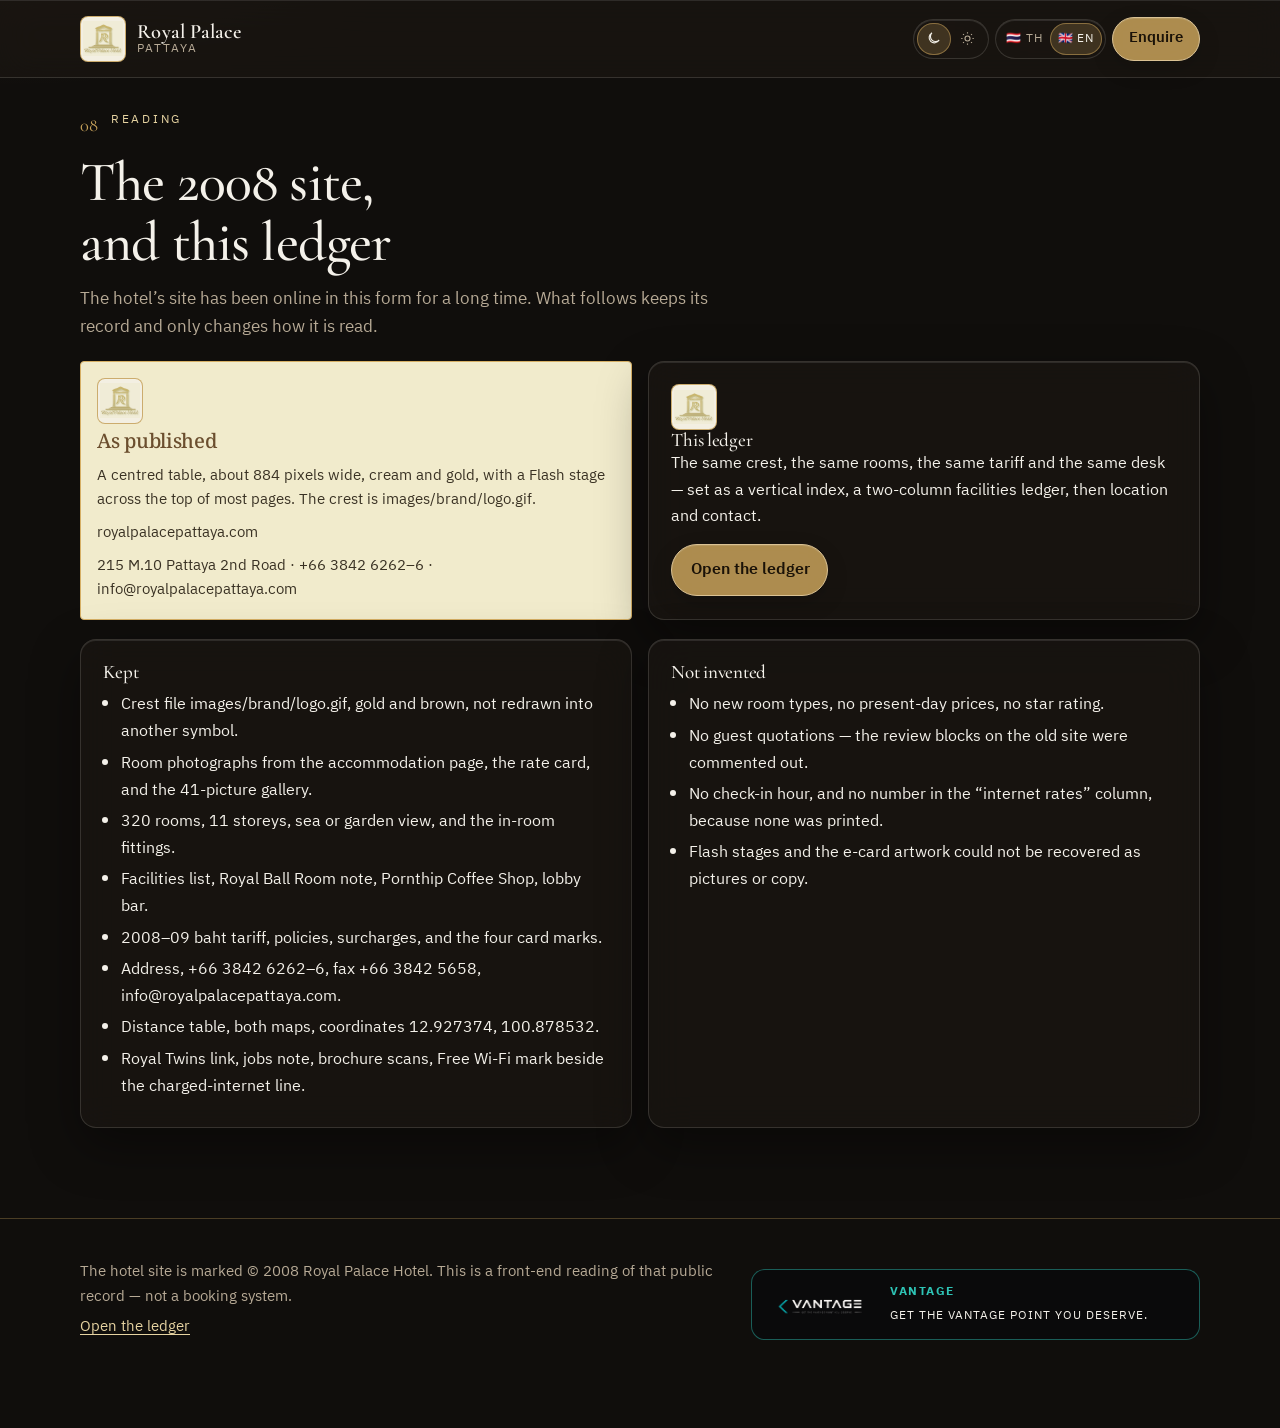
<file: compare.html>
<!DOCTYPE html>
<html lang="en" data-theme="dark">
<head>
  <meta name="robots" content="noindex,nofollow,noarchive">
  <meta charset="UTF-8" />
  <meta name="viewport" content="width=device-width, initial-scale=1, viewport-fit=cover" />
  <script>
    (function () {
      try {
        var t = localStorage.getItem("pattaya-demo-theme");
        if (t !== "light" && t !== "dark") t = "dark";
        document.documentElement.setAttribute("data-theme", t);
        document.documentElement.style.colorScheme = t;
        var l = localStorage.getItem("pattaya-demo-lang");
        if (l !== "th" && l !== "en") {
          var n = (navigator.languages && navigator.languages[0]) || navigator.language || "en";
          l = String(n).toLowerCase().indexOf("th") === 0 ? "th" : "en";
        }
        document.documentElement.lang = l;
      } catch (e) {
        document.documentElement.setAttribute("data-theme", "dark");
        document.documentElement.style.colorScheme = "dark";
      }
    })();
  </script>
  <meta name="color-scheme" content="dark light" />
  <title>Royal Palace Hotel — before and after</title>
  <meta name="description" content="How the Royal Palace Hotel Pattaya ledger sits beside the hotel’s 2008 site." />
  <link rel="icon" href="images/brand/logo.gif" />
  <link rel="preconnect" href="https://fonts.googleapis.com" />
  <link rel="preconnect" href="https://fonts.gstatic.com" crossorigin />
  <link href="https://fonts.googleapis.com/css2?family=Cormorant+Garamond:ital,wght@0,500;0,600;0,700&family=IBM+Plex+Sans+Thai:wght@400;500;600&family=Noto+Serif+Thai:wght@500;600;700&display=swap" rel="stylesheet" />
  <link rel="stylesheet" href="styles.css" />
  <noscript><style>html body{visibility:visible}</style></noscript>
</head>
<body>
  <div id="themeLive" class="sr-only" aria-live="polite"></div>
  <header class="site-header">
    <div class="nav">
      <a class="brand" href="index.html" data-i18n-aria="aria.home" aria-label="Royal Palace Hotel home">
        <span class="brand-seal"><img src="images/brand/logo.gif" alt="" width="116" height="101" data-i18n-alt="seal.alt" /></span>
        <span class="brand-name">
          <strong data-i18n="brand.name">Royal Palace</strong>
          <span data-i18n="brand.place">Pattaya</span>
        </span>
      </a>
      <div class="header-tools">
        <div class="theme-switch theme-switch--header" role="group" data-i18n-aria="theme.appearance" aria-label="Appearance">
          <button type="button" data-theme-set="dark" aria-pressed="true" data-i18n-aria="theme.dark" aria-label="Dark">
            <svg width="15" height="15" viewBox="0 0 24 24" aria-hidden="true" fill="none" stroke="currentColor" stroke-width="1.8"><path d="M21 14.5A8.5 8.5 0 1 1 9.5 3 7 7 0 0 0 21 14.5z"/></svg>
          </button>
          <button type="button" data-theme-set="light" aria-pressed="false" data-i18n-aria="theme.light" aria-label="Light">
            <svg width="15" height="15" viewBox="0 0 24 24" aria-hidden="true" fill="none" stroke="currentColor" stroke-width="1.8"><circle cx="12" cy="12" r="4"/><path d="M12 2v2M12 20v2M4.9 4.9l1.4 1.4M17.7 17.7l1.4 1.4M2 12h2M20 12h2M4.9 19.1l1.4-1.4M17.7 6.3l1.4-1.4"/></svg>
          </button>
        </div>
        <div class="lang-switch" role="group" data-i18n-aria="aria.lang" aria-label="Language">
          <button type="button" data-lang="th" aria-pressed="false">🇹🇭 TH</button>
          <button type="button" data-lang="en" aria-pressed="true">🇬🇧 EN</button>
        </div>
        <a class="btn btn-primary nav-cta" href="index.html#contact" data-i18n="nav.enquire">Enquire</a>
      </div>
    </div>
  </header>

  <main class="section page-intro">
    <div class="container">
      <p class="kicker"><i>08</i> <span data-i18n="cmp.kicker">Reading</span></p>
      <h2 data-i18n="cmp.title">The 2008 site, and this ledger</h2>
      <p class="lead" data-i18n="cmp.lead"></p>
      <div class="compare-grid">
        <article class="old-frame">
          <div class="brand-seal"><img src="images/brand/logo.gif" alt="Royal Palace Hotel" width="116" height="101" /></div>
          <h3 data-i18n="cmp.old.h">As published</h3>
          <p data-i18n="cmp.old.p"></p>
          <p>royalpalacepattaya.com</p>
          <p>215 M.10 Pattaya 2nd Road · +66 3842 6262–6 · info@royalpalacepattaya.com</p>
        </article>
        <article class="glass-card">
          <div class="brand-seal"><img src="images/brand/logo.gif" alt="" width="116" height="101" /></div>
          <h3 data-i18n="cmp.new.h">This ledger</h3>
          <p data-i18n="cmp.new.p"></p>
          <p style="margin-top:.8rem"><a class="btn btn-primary" href="index.html" data-i18n="cmp.back">Open the ledger</a></p>
        </article>
      </div>
      <div class="compare-grid">
        <article class="glass-card">
          <h3 data-i18n="cmp.kept">Kept</h3>
          <ul class="compare-list">
            <li data-i18n="cmp.kept.1"></li>
            <li data-i18n="cmp.kept.2"></li>
            <li data-i18n="cmp.kept.3"></li>
            <li data-i18n="cmp.kept.4"></li>
            <li data-i18n="cmp.kept.5"></li>
            <li data-i18n="cmp.kept.6"></li>
            <li data-i18n="cmp.kept.7"></li>
            <li data-i18n="cmp.kept.8"></li>
          </ul>
        </article>
        <article class="glass-card">
          <h3 data-i18n="cmp.not">Not invented</h3>
          <ul class="compare-list">
            <li data-i18n="cmp.not.1"></li>
            <li data-i18n="cmp.not.2"></li>
            <li data-i18n="cmp.not.3"></li>
            <li data-i18n="cmp.not.4"></li>
          </ul>
        </article>
      </div>
    </div>
  </main>

  <footer class="site-footer">
    <div class="container footer-grid">
      <div class="footer-brand">
        <p data-i18n="footer.copy"></p>
        <p><a href="index.html" data-i18n="cmp.back">Open the ledger</a></p>
      </div>
      <div class="vantage-attr">
        <img src="images/vantage.png" alt="Vantage" />
        <p><strong>VANTAGE</strong><span data-i18n="footer.tag">GET THE VANTAGE POINT YOU DESERVE.</span></p>
      </div>
    </div>
  </footer>
  <script src="script.js"></script>
</body>
</html>
</file>
<file: styles.css>
/* Royal Palace Hotel Pattaya — palace ledger */
:root {
  --bg: #100e0c;
  --bg-elevated: #181410;
  --surface: #221c16;
  --surface-2: #2c251c;
  --ink: #f4f1ea;
  --muted: #b7aa96;
  --gold: #c6a15a;
  --gold-ink: #e6d3a1;
  --gold-deep: #8c6b32;
  --rule: rgba(198, 161, 90, 0.32);
  --glass: color-mix(in srgb, #1a1612 74%, transparent);
  --glass-strong: color-mix(in srgb, #1a1612 86%, transparent);
  --glass-border: rgba(244, 241, 234, 0.14);
  --glass-highlight: inset 0 1px 0 rgba(255, 255, 255, 0.1);
  --shadow: 0 18px 50px rgba(0, 0, 0, 0.38);
  --radius: 16px;
  --ease: cubic-bezier(0.2, 0.7, 0.2, 1);
  --header: 78px;
  --max: 1120px;
  --pad: clamp(1.05rem, 3vw, 1.75rem);
  color-scheme: dark;
  --focus: 0 0 0 2px var(--bg), 0 0 0 4px var(--gold);
}

[data-theme="light"] {
  --bg: #f4f1ea;
  --bg-elevated: #fffdf8;
  --surface: #fffaf3;
  --surface-2: #f3ecdf;
  --ink: #1c140e;
  --muted: #5c5146;
  --gold: #8a6428;
  --gold-ink: #6e4e1c;
  --gold-deep: #6a4a1c;
  --rule: rgba(110, 78, 30, 0.22);
  --glass: color-mix(in srgb, #fffdf8 78%, transparent);
  --glass-strong: color-mix(in srgb, #fffdf8 90%, transparent);
  --glass-border: rgba(28, 20, 14, 0.12);
  --glass-highlight: inset 0 1px 0 rgba(255, 255, 255, 0.75);
  --shadow: 0 14px 34px rgba(60, 40, 16, 0.08);
  color-scheme: light;
}

*, *::before, *::after { box-sizing: border-box; }
html { scroll-behavior: smooth; }
html, body { overflow-x: clip; max-width: 100%; }
body {
  margin: 0;
  min-height: 100vh;
  color: var(--ink);
  background:
    radial-gradient(900px 420px at 0% -10%, color-mix(in srgb, var(--gold) 12%, transparent), transparent 55%),
    var(--bg);
  font-family: "IBM Plex Sans Thai", "Noto Sans Thai", "Segoe UI", sans-serif;
  font-size: 1.02rem;
  line-height: 1.65;
  text-rendering: optimizeLegibility;
}
img { max-width: 100%; height: auto; display: block; }
button, input, select, textarea { font: inherit; color: inherit; }
a { color: var(--gold-ink); text-underline-offset: 0.18em; }
a:hover { color: var(--ink); }
:focus-visible { outline: none; box-shadow: var(--focus); }
.sr-only {
  position: absolute; width: 1px; height: 1px; padding: 0; margin: -1px;
  overflow: hidden; clip: rect(0,0,0,0); white-space: nowrap; border: 0;
}
html:not(.ready) body { visibility: hidden; }

h1, h2, h3, .display {
  font-family: "Cormorant Garamond", "Palatino Linotype", Palatino, serif;
  font-weight: 500;
  letter-spacing: -0.015em;
  line-height: 1.08;
  text-wrap: balance;
  margin: 0;
}
html[lang="th"] h1,
html[lang="th"] h2,
html[lang="th"] h3,
html[lang="th"] .display {
  font-family: "Noto Serif Thai", "Cormorant Garamond", serif;
  font-weight: 600;
  word-break: keep-all;
  overflow-wrap: normal;
  line-break: strict;
  line-height: 1.28;
  letter-spacing: 0;
}
p { margin: 0; }
.muted { color: var(--muted); }

.container { width: min(var(--max), calc(100% - var(--pad) * 2)); margin-inline: auto; }
.section { padding: clamp(3.2rem, 7vw, 5.6rem) 0; scroll-margin-top: calc(var(--header) + 10px); }
.kicker {
  display: flex; align-items: start; gap: 0.8rem;
  color: var(--gold-ink);
  font-size: 0.78rem;
  letter-spacing: 0.22em;
  text-transform: uppercase;
  margin-bottom: 0.7rem;
}
html[lang="th"] .kicker { letter-spacing: 0.04em; text-transform: none; font-size: 0.92rem; }
.kicker i { font-style: normal; font-family: "Cormorant Garamond", serif; font-size: 1.15rem; letter-spacing: 0; color: var(--gold); }
h2 { font-size: clamp(2.15rem, 4.4vw, 3.5rem); max-width: 18ch; }
html[lang="th"] h2 { font-size: clamp(1.7rem, 3.6vw, 2.7rem); max-width: 16em; }
.lead { max-width: 42rem; color: var(--muted); margin-top: 0.85rem; font-size: 1.05rem; }

/* Header */
.site-header {
  position: sticky; top: 0; z-index: 40;
  height: var(--header);
  display: flex; align-items: center;
  background: var(--glass);
  backdrop-filter: blur(18px) saturate(1.45);
  -webkit-backdrop-filter: blur(18px) saturate(1.45);
  border-bottom: 1px solid var(--glass-border);
  box-shadow: var(--glass-highlight);
}
.nav {
  width: min(var(--max), calc(100% - var(--pad) * 2));
  margin-inline: auto;
  display: flex; align-items: center; gap: 0.85rem;
  min-width: 0;
}
.brand {
  display: flex; align-items: center; gap: 0.7rem;
  text-decoration: none; color: var(--ink); flex: 0 0 auto; min-width: 0;
}
.brand-seal {
  width: 46px; height: 46px; flex: 0 0 auto;
  display: grid; place-items: center;
  background: #f3efe2;
  border: 1px solid rgba(198, 161, 90, 0.85);
  border-radius: 8px;
  box-shadow: var(--glass-highlight);
  overflow: hidden;
}
.brand-seal img { width: 40px; height: auto; }
.brand-name { display: flex; flex-direction: column; line-height: 1.05; min-width: 0; }
.brand-name strong {
  font-family: "Cormorant Garamond", serif;
  font-weight: 600; font-size: 1.28rem; letter-spacing: 0.01em;
}
html[lang="th"] .brand-name strong {
  font-family: "Noto Serif Thai", serif; font-size: 1.05rem; font-weight: 600;
}
.brand-name span { font-size: 0.68rem; letter-spacing: 0.16em; text-transform: uppercase; color: var(--muted); }
html[lang="th"] .brand-name span { letter-spacing: 0.02em; text-transform: none; font-size: 0.75rem; }

.nav-links { display: none; align-items: center; gap: 0.15rem; margin-left: 0.4rem; min-width: 0; }
.nav-links a {
  text-decoration: none; color: var(--muted);
  font-size: 0.72rem; letter-spacing: 0.14em; text-transform: uppercase;
  padding: 0.4rem 0.55rem; border-radius: 999px;
}
html[lang="th"] .nav-links a { letter-spacing: 0; text-transform: none; font-size: 0.92rem; padding-inline: 0.45rem; }
.nav-links a:hover { color: var(--ink); background: color-mix(in srgb, var(--gold) 12%, transparent); }

.header-tools { margin-left: auto; display: flex; align-items: center; gap: 0.4rem; flex: 0 0 auto; }
.glass-cluster, .theme-switch, .lang-switch, .menu-btn, .btn, .glass-card, .chip, .mobile-nav, .lightbox {
  background: var(--glass);
  backdrop-filter: blur(18px) saturate(1.4);
  -webkit-backdrop-filter: blur(18px) saturate(1.4);
  border: 1px solid var(--glass-border);
  box-shadow: var(--glass-highlight), var(--shadow);
}
.theme-switch, .lang-switch {
  display: flex; padding: 3px; border-radius: 999px; box-shadow: var(--glass-highlight);
}
.theme-switch button, .lang-switch button {
  appearance: none; border: 0; background: transparent; color: var(--muted);
  min-width: 34px; min-height: 32px; border-radius: 999px;
  display: grid; place-items: center; cursor: pointer; padding: 0 0.45rem; gap: 0.25rem;
}
.theme-switch--header .theme-btn__text,
.theme-switch--header .theme-switch__label { position: absolute; width: 1px; height: 1px; overflow: hidden; clip: rect(0,0,0,0); }
.theme-switch button[aria-pressed="true"],
.lang-switch button[aria-pressed="true"] {
  background: color-mix(in srgb, var(--gold) 22%, transparent);
  color: var(--ink);
  box-shadow: inset 0 0 0 1px color-mix(in srgb, var(--gold) 55%, transparent);
}
.lang-switch button { font-size: 0.72rem; letter-spacing: 0.08em; display: flex; align-items: center; }
.flag { font-size: 0.95rem; line-height: 1; }

.btn {
  display: inline-flex; align-items: center; justify-content: center; gap: 0.4rem;
  text-decoration: none; cursor: pointer;
  border-radius: 999px; padding: 0.72rem 1.15rem;
  border: 1px solid var(--glass-border);
  box-shadow: var(--glass-highlight), 0 8px 22px rgba(0,0,0,.16);
  transition: transform .2s var(--ease), background .2s var(--ease);
}
.btn:hover { transform: translateY(-1px); }
.btn:active { transform: translateY(0) scale(0.98); }
.btn-primary {
  background: color-mix(in srgb, #c6a15a 86%, transparent);
  color: #1a1208; border-color: color-mix(in srgb, #fff 35%, #c6a15a);
  font-weight: 600;
}
[data-theme="light"] .btn-primary { color: #1a1208; }
.btn-ghost { background: var(--glass); color: var(--ink); }
.nav-cta { flex: 0 0 auto; padding: 0.55rem 0.95rem; font-size: 0.92rem; }
.menu-btn {
  width: 44px; height: 44px; border-radius: 14px; padding: 0;
  display: grid; place-items: center; cursor: pointer; color: var(--ink);
  box-shadow: var(--glass-highlight);
}
.menu-btn__bars { width: 18px; height: 14px; position: relative; display: block; }
.menu-btn__bars span {
  position: absolute; left: 0; height: 1.5px; background: currentColor; border-radius: 2px;
  transition: transform .3s var(--ease), opacity .2s var(--ease), width .3s var(--ease);
}
.menu-btn__bars span:nth-child(1) { top: 0; width: 18px; }
.menu-btn__bars span:nth-child(2) { top: 6px; width: 13px; background: var(--gold); }
.menu-btn__bars span:nth-child(3) { top: 12px; width: 18px; }
.menu-btn[aria-expanded="true"] .menu-btn__bars span:nth-child(1) { top: 6px; transform: rotate(45deg); }
.menu-btn[aria-expanded="true"] .menu-btn__bars span:nth-child(2) { opacity: 0; }
.menu-btn[aria-expanded="true"] .menu-btn__bars span:nth-child(3) { top: 6px; transform: rotate(-45deg); }

@media (min-width: 1220px) {
  .nav-links { display: flex; }
  .menu-btn { display: none; }
}
@media (max-width: 720px) {
  .nav-cta { display: none; }
  .brand-name span { display: none; }
}

/* Sheet */
.menu-scrim {
  position: fixed; inset: 0; z-index: 50;
  background: rgba(0,0,0,.48);
  border: 0; box-shadow: none; backdrop-filter: none;
  opacity: 0; pointer-events: none; transition: opacity .3s var(--ease);
}
.menu-scrim.is-open { opacity: 1; pointer-events: auto; }
.mobile-nav {
  position: fixed; z-index: 60; top: 0; right: 0; height: 100dvh;
  width: min(100%, 24rem);
  border-radius: 0; border-right: 0;
  background: var(--glass-strong);
  transform: translateX(104%);
  transition: transform .34s var(--ease);
  display: flex; flex-direction: column;
  padding: 1.1rem 1.15rem 1.3rem;
  box-shadow: -20px 0 60px rgba(0,0,0,.35), var(--glass-highlight);
}
.mobile-nav.is-open { transform: translateX(0); }
.mobile-nav__top { display: flex; align-items: center; justify-content: space-between; gap: 0.75rem; }
.mobile-nav__links { display: flex; flex-direction: column; margin-top: 1.4rem; overflow: auto; }
.mobile-nav__links a {
  text-decoration: none; color: var(--ink);
  font-family: "Cormorant Garamond", serif;
  font-size: 1.85rem; padding: 0.55rem 0.2rem;
  border-bottom: 1px solid var(--rule);
  display: flex; align-items: baseline; gap: 0.75rem;
}
html[lang="th"] .mobile-nav__links a { font-family: "Noto Serif Thai", serif; font-size: 1.45rem; }
.mobile-nav__links a em {
  font-style: normal; font-family: "Cormorant Garamond", serif;
  color: var(--gold); font-size: 0.95rem; min-width: 1.6rem;
}
.mobile-nav__foot { margin-top: auto; display: grid; gap: 0.75rem; padding-top: 1rem; }
.mobile-nav__tools { display: flex; flex-wrap: wrap; gap: 0.5rem; align-items: center; }
.theme-switch--sheet .theme-switch__label { font-size: 0.78rem; color: var(--muted); padding: 0 0.45rem; align-self: center; }
.sheet-cta { width: 100%; }

@media (min-width: 1220px) {
  .menu-scrim, .mobile-nav { display: none; }
}
@media (prefers-reduced-motion: reduce) {
  *, *::before, *::after { scroll-behavior: auto !important; transition: none !important; animation: none !important; }
}

/* Hero — facade file is 800×529 and soft. Plate stays that ratio and
   never wider than the file, so it is not blown up. Dark field stays full width. */
.hero { padding: 0; background: #1a140e; }
.hero-frame {
  position: relative;
  width: min(100%, 800px);
  max-width: 800px;
  margin-inline: auto;
  overflow: hidden;
  border-radius: 0;
  background: #1a140e;
  aspect-ratio: 800 / 529;
  height: auto;
  min-height: 0;
}
.hero-photo {
  position: absolute;
  inset: 0;
  width: 100%;
  height: 100%;
  max-width: none;
  object-fit: contain;
  object-position: center;
}
.hero-frame::after {
  content: "";
  position: absolute; left: 0; right: 0; bottom: 0; height: 62%;
  background: linear-gradient(to top, rgba(8,6,4,.9) 0%, rgba(8,6,4,.62) 46%, transparent 100%);
  pointer-events: none;
}
.hero-line {
  position: absolute;
  inset: 5.5%;
  border: 1px solid rgba(226, 196, 122, 0.88);
  pointer-events: none;
  z-index: 2;
  box-shadow: 0 0 0 1px rgba(0,0,0,.15);
}
.hero-seal {
  position: absolute;
  z-index: 3;
  top: 30%;
  left: 6%;
  width: min(108px, 20vw);
  background: #f3efe2;
  border: 1px solid rgba(226, 196, 122, 0.95);
  padding: 0.35rem 0.45rem 0.25rem;
  box-shadow: 0 12px 30px rgba(0,0,0,.35);
}
.hero-seal img { width: 100%; height: auto; }
.hero-caption {
  position: absolute; z-index: 3;
  left: 8%; right: 8%; bottom: 8%;
  text-align: center; color: #f4f1ea;
  text-shadow: 0 2px 16px rgba(0,0,0,.45);
}
.hero-caption .eyebrow {
  margin: 0 0 0.4rem;
  letter-spacing: 0.24em; text-transform: uppercase;
  font-size: 0.74rem; color: #f0e2c4;
}
html[lang="th"] .hero-caption .eyebrow { letter-spacing: 0.06em; text-transform: none; font-size: 0.95rem; }
.hero h1 { font-size: clamp(1.85rem, 4vw, 2.75rem); color: #f7f3ea; }
html[lang="th"] .hero h1 { font-size: clamp(1.55rem, 3.6vw, 2.35rem); }
.hero-caption .sub {
  margin: 0.7rem auto 0; max-width: 38rem;
  font-size: clamp(0.98rem, 1.5vw, 1.12rem); color: #f3ecdf;
}

/* Record */
.record-grid {
  display: grid; gap: 1.5rem;
  grid-template-columns: 1.4fr 0.8fr;
  align-items: start;
}
.prose p + p { margin-top: 0.9rem; }
.chips { display: flex; flex-wrap: wrap; gap: 0.55rem; margin-top: 1.15rem; }
.chip {
  border-radius: 999px; padding: 0.45rem 0.8rem;
  box-shadow: var(--glass-highlight);
  font-size: 0.92rem;
}
.chip b { font-weight: 600; color: var(--gold-ink); }
.aside-note {
  border-top: 1px solid var(--rule);
  padding-top: 0.9rem;
}
.aside-note + .aside-note { margin-top: 1rem; }
.aside-note h3 { font-size: 1.45rem; margin-bottom: 0.3rem; }

.home-still {
  margin-top: 1.5rem;
  display: grid; grid-template-columns: 220px 1fr; gap: 1rem; align-items: center;
}
.home-still img {
  width: 100%; border-radius: 2px;
  border: 1px solid var(--rule);
}
@media (max-width: 860px) {
  .record-grid, .home-still { grid-template-columns: 1fr; }
}

/* Room index — same ledger order, glass surface */
.room-index { list-style: none; margin: 1.6rem 0 0; padding: 0; display: grid; gap: 0.75rem; }
.room {
  display: grid; gap: 0.85rem;
  padding: 1rem 0.95rem 0.95rem;
  border-radius: var(--radius);
  background: var(--glass);
  -webkit-backdrop-filter: blur(18px) saturate(1.4);
  backdrop-filter: blur(18px) saturate(1.4);
  border: 1px solid var(--glass-border);
  box-shadow: var(--glass-highlight), var(--shadow);
  min-width: 0;
}
.room-head { display: grid; grid-template-columns: auto 1fr; gap: 0.9rem 1rem; align-items: start; }
.room-no {
  font-family: "Cormorant Garamond", serif;
  color: var(--gold); font-size: 1.35rem; min-width: 2rem;
}
.room h3 { font-size: clamp(1.7rem, 3vw, 2.25rem); }
.room .one { color: var(--muted); margin-top: 0.2rem; }
.rail {
  display: flex; gap: 0.55rem;
  overflow-x: auto; max-width: 100%;
  scroll-snap-type: x mandatory;
  padding-bottom: 0.35rem;
  overscroll-behavior-x: contain;
}
.rail::-webkit-scrollbar { height: 6px; }
.rail::-webkit-scrollbar-thumb { background: color-mix(in srgb, var(--gold) 55%, transparent); border-radius: 99px; }
.shot {
  flex: 0 0 auto; padding: 0; border: 0; background: transparent;
  cursor: zoom-in; scroll-snap-align: start; border-radius: 3px;
  box-shadow: none;
}
.shot img {
  height: 168px; width: auto; max-width: none;
  border-radius: 3px;
  border: 1px solid var(--rule);
  object-fit: cover;
}
.fittings {
  margin-top: 1.4rem;
  display: grid; grid-template-columns: 1fr 1fr; gap: 0.55rem 0.75rem;
}
.fittings li, .ledger li {
  list-style: none;
  display: grid; grid-template-columns: 2rem 1fr; gap: 0.65rem;
  padding: 0.72rem 0.8rem;
  border-radius: 14px;
  align-items: baseline;
  background: var(--glass);
  -webkit-backdrop-filter: blur(18px) saturate(1.4);
  backdrop-filter: blur(18px) saturate(1.4);
  border: 1px solid var(--glass-border);
  box-shadow: var(--glass-highlight);
  min-width: 0;
}
.fittings, .ledger { margin: 1rem 0 0; padding: 0; }
.num { font-family: "Cormorant Garamond", serif; color: var(--gold); }
@media (max-width: 720px) {
  .fittings { grid-template-columns: 1fr; gap: 0; }
}

/* Rates */
.glass-card { border-radius: var(--radius); padding: clamp(1rem, 2vw, 1.4rem); }
.rate-head, .rate-row, .dist-head, .dist-row {
  display: grid;
  gap: 0.4rem 0.8rem;
  align-items: baseline;
}
.rate-head, .rate-row { grid-template-columns: 1.3fr 0.8fr 0.9fr 1.15fr; }
.dist-head, .dist-row { grid-template-columns: 1.5fr 0.55fr 0.7fr 0.7fr; }
.rate-head, .dist-head {
  color: var(--gold-ink); font-size: 0.75rem; letter-spacing: 0.12em; text-transform: uppercase;
  padding-bottom: 0.45rem; border-bottom: 1px solid var(--rule);
}
html[lang="th"] .rate-head, html[lang="th"] .dist-head { letter-spacing: 0; text-transform: none; font-size: 0.86rem; }
.rate-row, .dist-row { padding: 0.72rem 0; border-bottom: 1px solid var(--rule); }
.rate-row strong, .dist-row strong { font-weight: 600; }
.fine { margin-top: 0.9rem; color: var(--muted); font-size: 0.92rem; }
.fine + .fine { margin-top: 0.45rem; }
.pay-row { display: flex; flex-wrap: wrap; gap: 0.6rem; align-items: center; margin-top: 1rem; }
.pay-row img { height: 28px; width: auto; background: #fff; border-radius: 4px; padding: 2px 4px; }

@media (max-width: 760px) {
  .rate-head { display: none; }
  .rate-row { grid-template-columns: 1fr 1fr; }
  .rate-row .span { grid-column: 1 / -1; }
  .dist-head { display: none; }
  .dist-row { grid-template-columns: 1fr auto; }
  .dist-row .place { grid-column: 1 / -1; }
}

/* Facilities photos */
.ledger { display: grid; grid-template-columns: 1fr 1fr; gap: 0.55rem 0.75rem; }
@media (max-width: 720px) { .ledger { grid-template-columns: 1fr; } }
.cap-rail { margin-top: 1.2rem; }
.cap-rail .shot { display: flex; flex-direction: column; gap: 0.35rem; width: 230px; }
.cap-rail .shot img { width: 230px; height: 150px; object-fit: cover; }
.cap-rail figcaption, .shot span.cap {
  font-size: 0.78rem; color: var(--muted); letter-spacing: 0.02em;
}

/* Gallery ledger */
.gallery-index {
  margin-top: 1.2rem;
  display: grid;
  grid-template-columns: repeat(4, 1fr);
  border-top: 1px solid var(--rule);
  border-left: 1px solid var(--rule);
}
.gallery-index .shot {
  border-radius: 0; border-right: 1px solid var(--rule); border-bottom: 1px solid var(--rule);
}
.gallery-index .shot img { width: 100%; height: 150px; object-fit: cover; border: 0; border-radius: 0; }
@media (max-width: 900px) { .gallery-index { grid-template-columns: repeat(3, 1fr); } }
@media (max-width: 560px) { .gallery-index { grid-template-columns: repeat(2, 1fr); } .gallery-index .shot img { height: 120px; } }

/* Location + contact */
.loc-grid { display: grid; grid-template-columns: 1.15fr 0.85fr; gap: 1.25rem; align-items: start; }
.map-embed {
  width: 100%; height: 280px; border: 0; border-radius: 6px;
  filter: saturate(0.8);
}
.map-pair { display: grid; grid-template-columns: 1fr 1fr; gap: 0.6rem; margin-top: 0.7rem; }
.map-pair img { width: 100%; height: 180px; object-fit: cover; border: 1px solid var(--rule); border-radius: 3px; cursor: zoom-in; }
.contact-card h3 { font-size: 1.8rem; margin-bottom: 0.6rem; }
.contact-card dl { margin: 0; display: grid; gap: 0.55rem; }
.contact-card dt { font-size: 0.75rem; letter-spacing: 0.14em; text-transform: uppercase; color: var(--gold-ink); }
html[lang="th"] .contact-card dt { letter-spacing: 0; text-transform: none; font-size: 0.86rem; }
.contact-card dd { margin: 0.1rem 0 0; }
.form {
  display: grid; gap: 0.7rem; margin-top: 0.4rem;
}
.form-row { display: grid; grid-template-columns: 1fr 1fr; gap: 0.7rem; }
label span { display: block; font-size: 0.82rem; color: var(--muted); margin-bottom: 0.25rem; }
input, textarea {
  width: 100%; border-radius: 12px; border: 1px solid var(--glass-border);
  background: var(--surface-2); padding: 0.7rem 0.75rem;
  box-shadow: inset 0 1px 0 rgba(255,255,255,.04);
}
textarea { resize: vertical; min-height: 88px; }
input:focus, textarea:focus { outline: none; box-shadow: var(--focus); }
.form-note { font-size: 0.84rem; color: var(--muted); }
.form-success {
  display: none; padding: 0.8rem 0.9rem; border-radius: 12px;
  border: 1px solid var(--rule); background: color-mix(in srgb, var(--gold) 12%, transparent);
}
.form-success.is-on { display: block; }
@media (max-width: 860px) {
  .loc-grid, .form-row, .map-pair { grid-template-columns: 1fr; }
  .map-pair img { height: 200px; }
}

.brochures { display: grid; grid-template-columns: 1fr 1fr; gap: 0.7rem; margin-top: 0.8rem; }
.brochures .shot img { width: 100%; height: 180px; object-fit: cover; object-position: top; }
@media (max-width: 640px) { .brochures { grid-template-columns: 1fr; } }

/* Footer */
.site-footer { padding: 2.2rem 0 5.5rem; border-top: 1px solid var(--rule); }
.footer-grid { display: grid; gap: 1.4rem; grid-template-columns: 1.3fr 0.9fr; align-items: end; }
.footer-brand p { color: var(--muted); margin-top: 0.4rem; font-size: 0.92rem; }
.vantage-attr {
  display: flex; gap: 0.8rem; align-items: center;
  background: #0a0a0b; color: #f4f1ea;
  border-radius: 14px; padding: 0.75rem 0.85rem;
  border: 1px solid rgba(46, 196, 182, 0.45);
}
.vantage-attr img { width: 112px; height: auto; flex: 0 0 auto; }
.vantage-attr p { margin: 0; font-size: 0.78rem; letter-spacing: 0.08em; color: #f4f1ea; }
.vantage-attr strong { color: #2ec4b6; font-weight: 650; letter-spacing: 0.12em; display: block; margin-bottom: 0.2rem; }
@media (max-width: 800px) { .footer-grid { grid-template-columns: 1fr; } }

.sticky-bar {
  display: none;
  position: fixed; z-index: 35; left: 0; right: 0; bottom: 0;
  padding: 0.55rem var(--pad) calc(0.55rem + env(safe-area-inset-bottom));
  gap: 0.5rem;
  background: var(--glass-strong);
  backdrop-filter: blur(16px) saturate(1.4);
  border-top: 1px solid var(--glass-border);
}
.sticky-bar a { flex: 1; }
@media (max-width: 720px) {
  .sticky-bar { display: flex; }
  .section { padding-bottom: calc(70.5px + 1.5rem + env(safe-area-inset-bottom)); }
}

/* Lightbox */
.lightbox {
  position: fixed; inset: 0; z-index: 80;
  display: none; place-items: center;
  background: color-mix(in srgb, #0a0908 78%, transparent);
  border: 0; border-radius: 0; box-shadow: none;
  padding: 4vh 4vw;
}
.lightbox.is-on { display: grid; }
.lightbox img { max-width: min(1220px, 92vw); max-height: 86vh; object-fit: contain; margin: 0 auto; border-radius: 4px; }
.lightbox button.close {
  position: absolute; top: 0.8rem; right: 0.8rem;
  width: 44px; height: 44px; border-radius: 14px;
}

/* Compare */
.compare-grid { display: grid; grid-template-columns: 1fr 1fr; gap: 1rem; margin-top: 1.2rem; }
.old-frame {
  background: #f1ebcc; color: #3a3224;
  border-radius: 4px; padding: 1rem;
  border: 1px solid #d6af64;
}
.old-frame .brand-seal { margin-bottom: 0.6rem; }
.old-frame h3 { font-family: Georgia, "Noto Serif Thai", serif; color: #6b4e2e; font-size: 1.25rem; }
.old-frame p { font-size: 0.92rem; margin-top: 0.55rem; }
.old-frame a { color: #6b4e2e; }
.compare-list { margin: 0.6rem 0 0; padding-left: 1.1rem; }
.compare-list li { margin: 0.28rem 0; }
@media (max-width: 800px) { .compare-grid { grid-template-columns: 1fr; } }
.page-intro { padding-top: 2rem; }

@media (max-width: 520px) {
  .brand-seal { width: 40px; height: 40px; }
  .brand-seal img { width: 34px; }
  .brand-name strong { font-size: 1rem; }
  .nav { gap: 0.35rem; }
  .header-tools { gap: 0.28rem; }
  .theme-switch button { min-width: 30px; padding: 0; }
  .lang-switch button { font-size: 0; min-width: 30px; padding: 0 0.2rem; }
  .lang-switch .flag { font-size: 0.95rem; }
  .menu-btn { flex: 0 0 42px; }
  /* below the rooftop name; still >=5% inset and readable as the crest */
  .hero-seal { width: min(88px, 22vw); top: 23%; left: 8%; }
}

/* ===== mobile-gate: iOS Safari + Android Chrome ===== */
body { min-height: 100dvh; }
.site-header {
  padding-top: env(safe-area-inset-top);
  height: calc(var(--header) + env(safe-area-inset-top));
}
/* hero height clamp removed: it stretched the 529px facade. */
@media (max-width: 720px) {
  .hero-frame {
    aspect-ratio: auto;
    height: auto;
    overflow: visible;
  }
  .hero-photo {
    position: relative;
    inset: auto;
    width: 100%;
    height: auto;
    aspect-ratio: 800 / 529;
  }
  .hero-line { display: none; }
  .hero-caption {
    position: static;
    padding: 0.85rem 1rem 1.1rem;
    text-shadow: none;
  }
  .hero-seal { top: 23%; left: 6%; width: min(72px, 20vw); }
}
.lightbox img { max-height: min(86dvh, calc(100dvh - 7rem)); }

@media (max-width: 860px) {
  .brand { flex: 1 1 auto; min-width: 0; }
  .brand-name { min-width: 0; overflow: hidden; }
  .brand-name strong {
    display: block;
    overflow: hidden;
    text-overflow: ellipsis;
    white-space: nowrap;
    max-width: 100%;
  }
  .header-tools { flex-shrink: 0; }
  .nav { min-width: 0; }
  .site-header { overflow: hidden; }

  .theme-switch button,
  .lang-switch button,
  .menu-btn,
  .mobile-nav__close,
  .lightbox .close,
  .sticky-bar .btn,
  .form button[type="submit"] {
    min-width: 44px;
    min-height: 44px;
  }
  .header-tools .theme-switch button,
  .header-tools .lang-switch button {
    width: 44px;
    height: 44px;
    padding: 0;
  }
  .menu-btn { width: 44px; height: 44px; flex: 0 0 44px; }
  .mobile-nav__links a { min-height: 44px; align-items: center; }

  .room, .room-head, .room-index, .container,
  .record-grid, .loc-grid, .footer-grid, .compare-grid, .fittings, .ledger {
    min-width: 0;
  }
  .rail, .cap-rail {
    min-width: 0;
    max-width: 100%;
    touch-action: pan-x;
    overscroll-behavior-x: contain;
    -webkit-overflow-scrolling: touch;
  }

  input, select, textarea { font-size: 16px; }

  html[lang="th"] h1,
  html[lang="th"] h2,
  html[lang="th"] h3,
  html[lang="th"] .display,
  html[lang="th"] .btn,
  html[lang="th"] button,
  html[lang="th"] .kicker,
  html[lang="th"] .lead,
  html[lang="th"] .hero-caption,
  html[lang="th"] .hero-caption .sub {
    overflow-wrap: anywhere;
  }
  .contact-card dd,
  .contact-card a,
  .fine,
  .vantage-attr p,
  .footer-brand p,
  .chip {
    overflow-wrap: anywhere;
  }

  .mobile-nav {
    top: max(0.65rem, env(safe-area-inset-top));
    right: max(0.65rem, env(safe-area-inset-right));
    bottom: max(0.65rem, env(safe-area-inset-bottom));
    left: auto;
    height: auto;
    width: min(24rem, calc(100vw - 1.3rem - env(safe-area-inset-left) - env(safe-area-inset-right)));
    max-width: calc(100vw - 1.3rem - env(safe-area-inset-left) - env(safe-area-inset-right));
    border-radius: 20px;
    border-right: 1px solid var(--glass-border);
    overflow: hidden;
    padding: 1rem 1.05rem;
  }
  .lightbox {
    inset: auto;
    top: max(0.65rem, env(safe-area-inset-top));
    right: max(0.65rem, env(safe-area-inset-right));
    bottom: max(0.65rem, env(safe-area-inset-bottom));
    left: max(0.65rem, env(safe-area-inset-left));
    width: auto;
    height: auto;
    border-radius: 20px;
    padding: 0.85rem;
  }
  .lightbox .close {
    top: 0.55rem;
    right: 0.55rem;
  }

  .sticky-bar {
    padding-left: calc(var(--pad) + env(safe-area-inset-left));
    padding-right: calc(var(--pad) + env(safe-area-inset-right));
  }
  .site-footer { padding-bottom: calc(5.75rem + env(safe-area-inset-bottom)); }
  body.menu-open .sticky-bar,
  body.light-open .sticky-bar {
    visibility: hidden;
    pointer-events: none;
    transform: translateY(120%);
  }

  .site-header,
  .glass-cluster, .theme-switch, .lang-switch, .menu-btn, .btn,
  .glass-card, .chip, .mobile-nav, .lightbox, .sticky-bar,
  .room, .fittings li, .ledger li {
    -webkit-backdrop-filter: blur(18px) saturate(1.4);
    backdrop-filter: blur(18px) saturate(1.4);
  }
  .site-header {
    -webkit-backdrop-filter: blur(18px) saturate(1.45);
    backdrop-filter: blur(18px) saturate(1.45);
  }
}

@media (max-width: 430px) {
  .site-header .nav { width: calc(100% - 0.5rem); gap: 0.3rem; }
  .header-tools { gap: 0.2rem; }
  .theme-switch, .lang-switch { padding: 2px; }
}

@media (max-width: 400px) {
  .site-header {
    height: auto;
    min-height: calc(var(--header) + env(safe-area-inset-top));
    overflow: visible;
  }
  .site-header .nav {
    flex-wrap: wrap;
    row-gap: 0.35rem;
    padding-block: 0.45rem;
  }
  .brand { flex: 1 1 100%; }
  .header-tools { margin-left: auto; }
}


@media (prefers-reduced-motion: reduce) {
  .site-header,
  .glass-cluster, .theme-switch, .lang-switch, .menu-btn, .btn,
  .glass-card, .chip, .mobile-nav, .lightbox, .sticky-bar, .menu-scrim,
  .room, .fittings li, .ledger li {
    -webkit-backdrop-filter: blur(6px) saturate(1.05);
    backdrop-filter: blur(6px) saturate(1.05);
  }
}

/* === phone QA fixes 2026-10-28 === */
html:not([lang="th"]) .hero-caption .eyebrow { font-size: 0.78rem; }
.brand-name > span { font-size: 0.75rem; }
@media (min-width: 520.02px) { .lang-switch button { font-size: 0.75rem; } }
.brand { min-height: 44px; }
.nav-cta { min-width: 88px; min-height: 44px; justify-content: center; box-sizing: border-box; }
a[href^="tel:"], a[href^="mailto:"], footer a[href^="http"], .contact a[href^="http"] { display: inline-flex; align-items: center; min-height: 44px; }
dd > a { display: inline-flex; align-items: center; min-height: 44px; }
</file>
